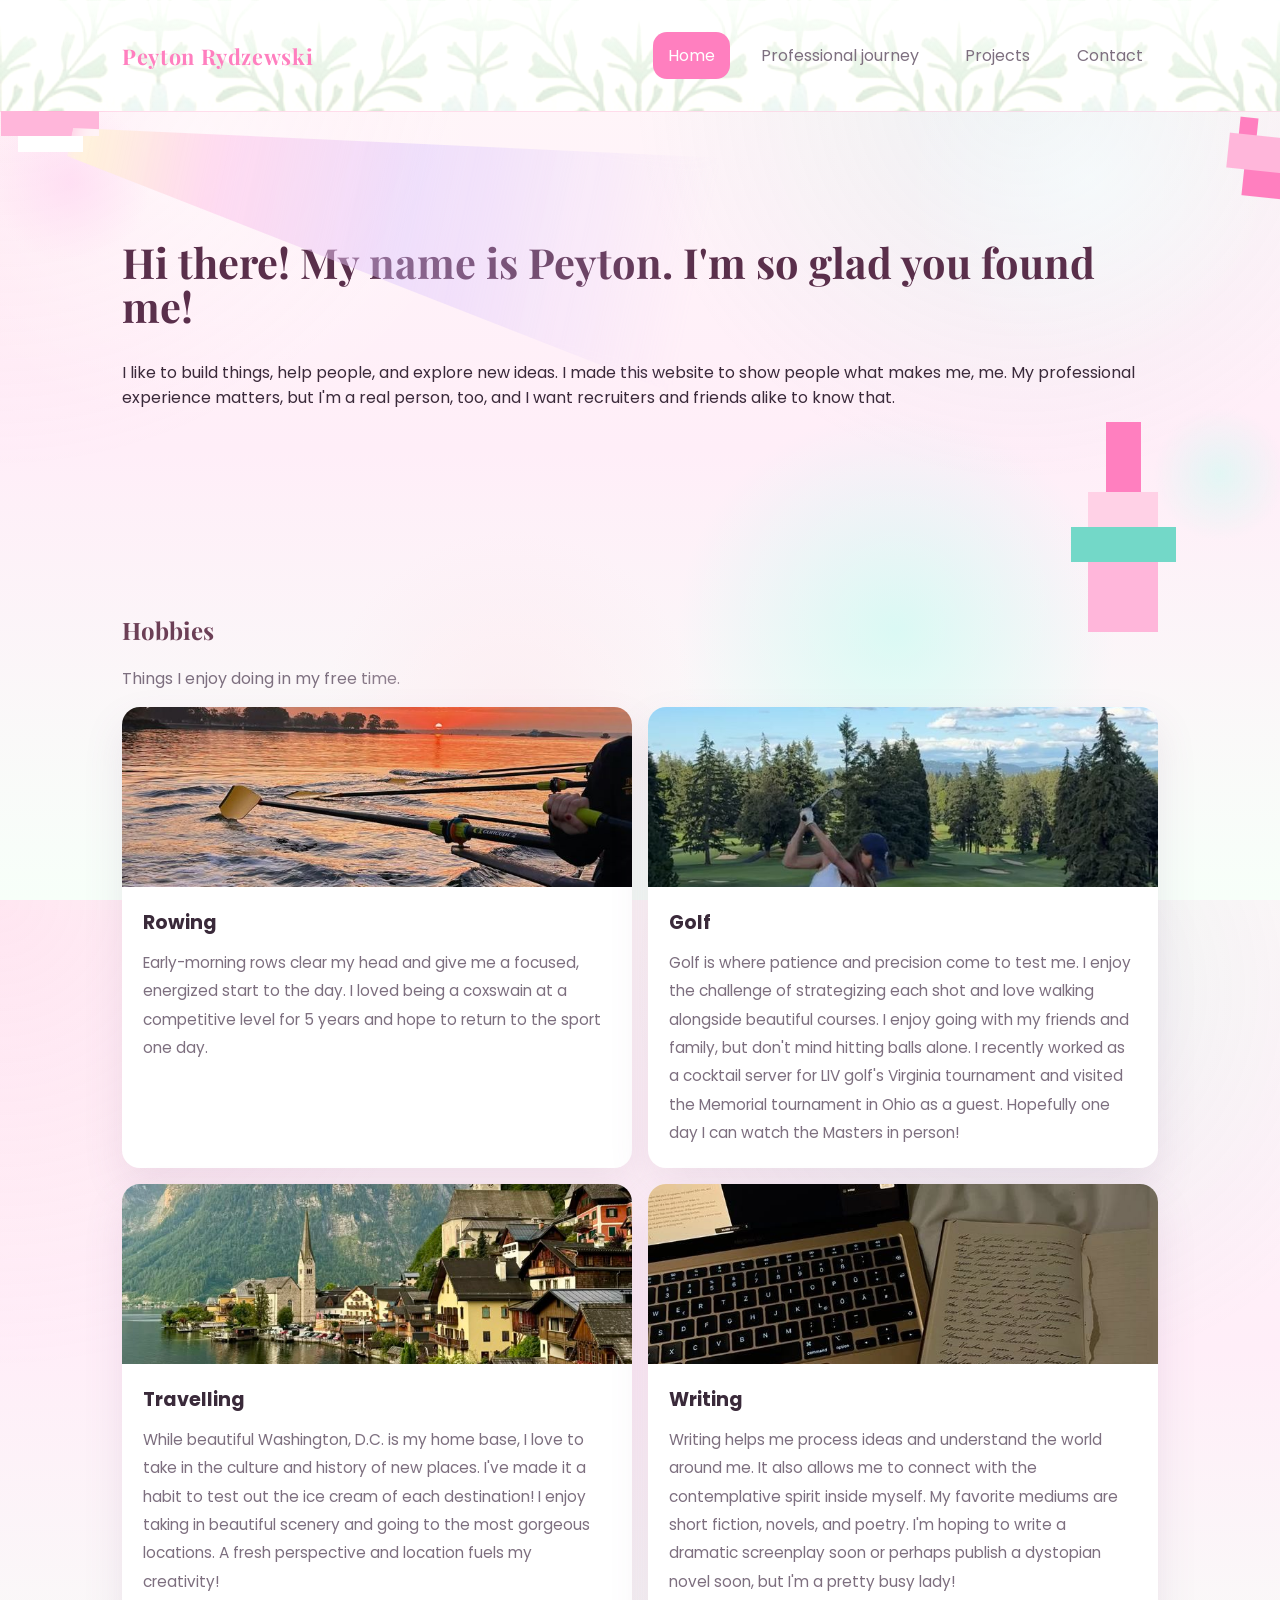
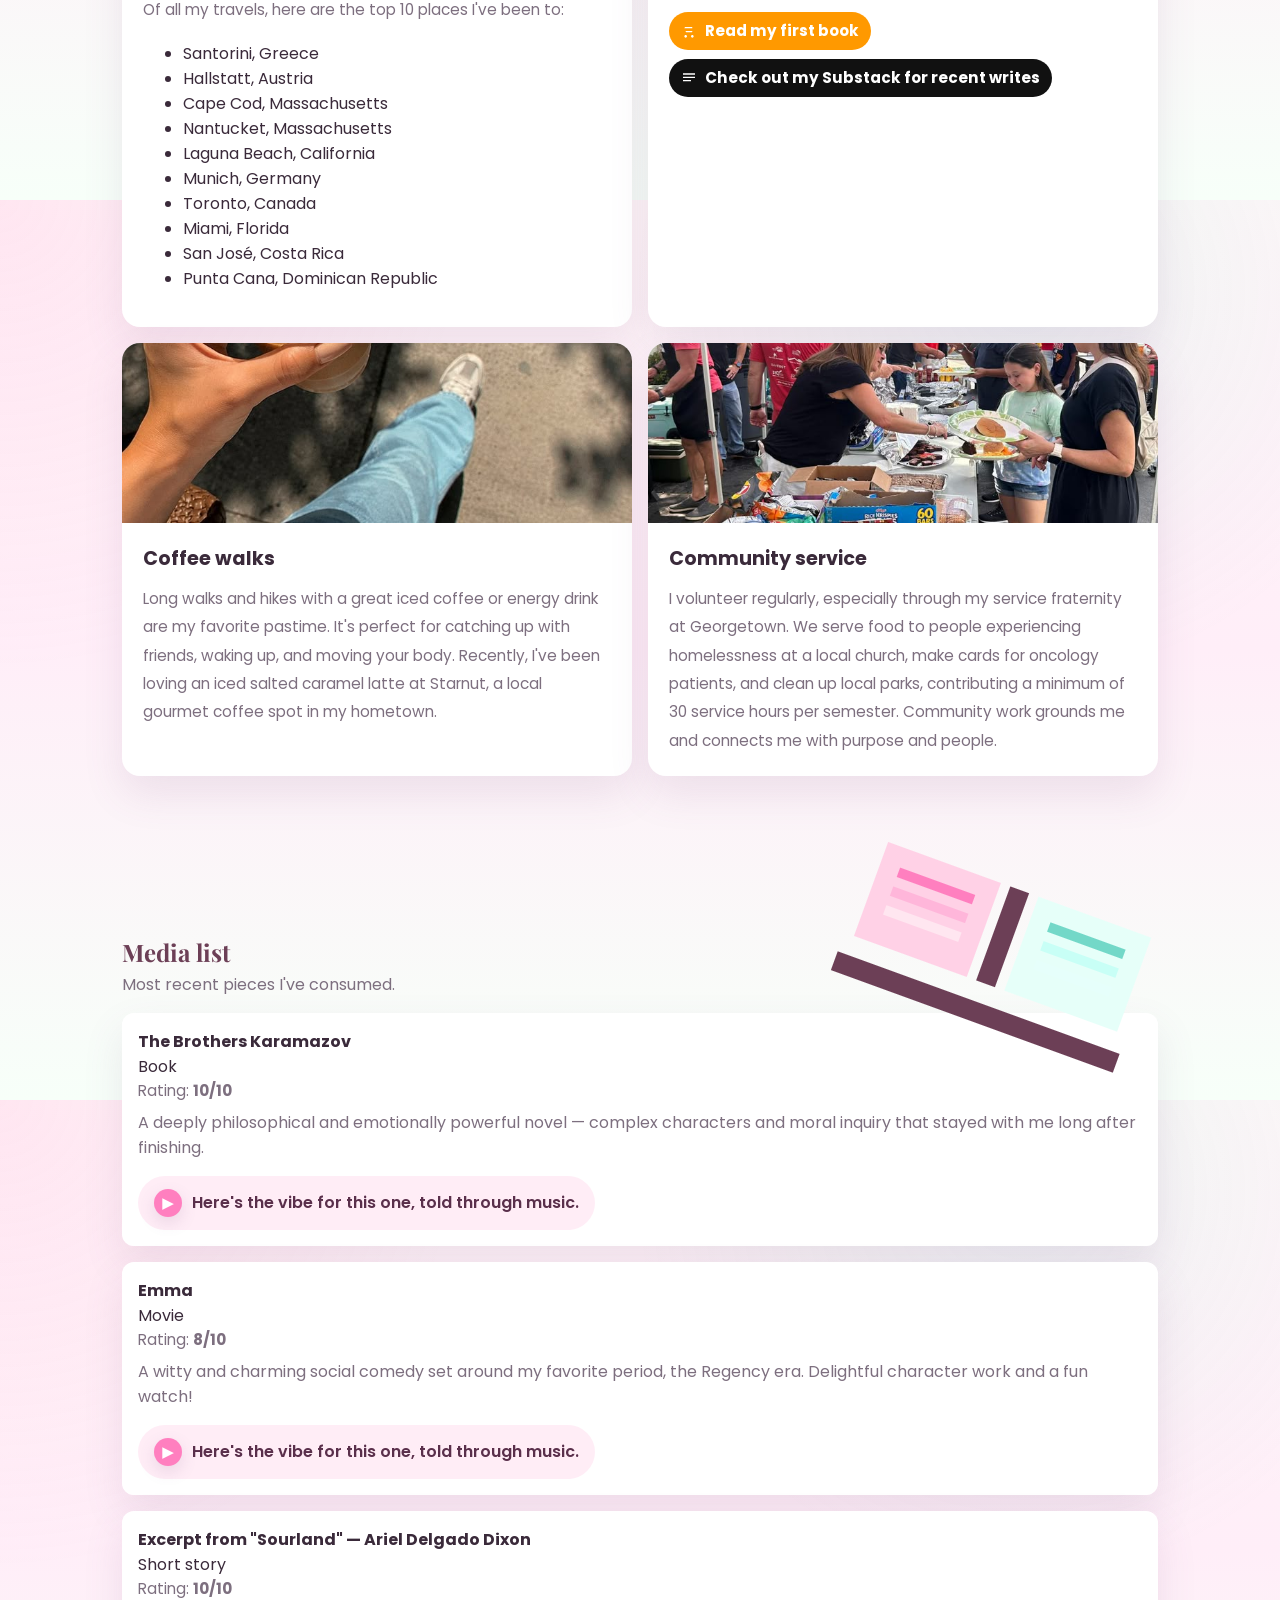
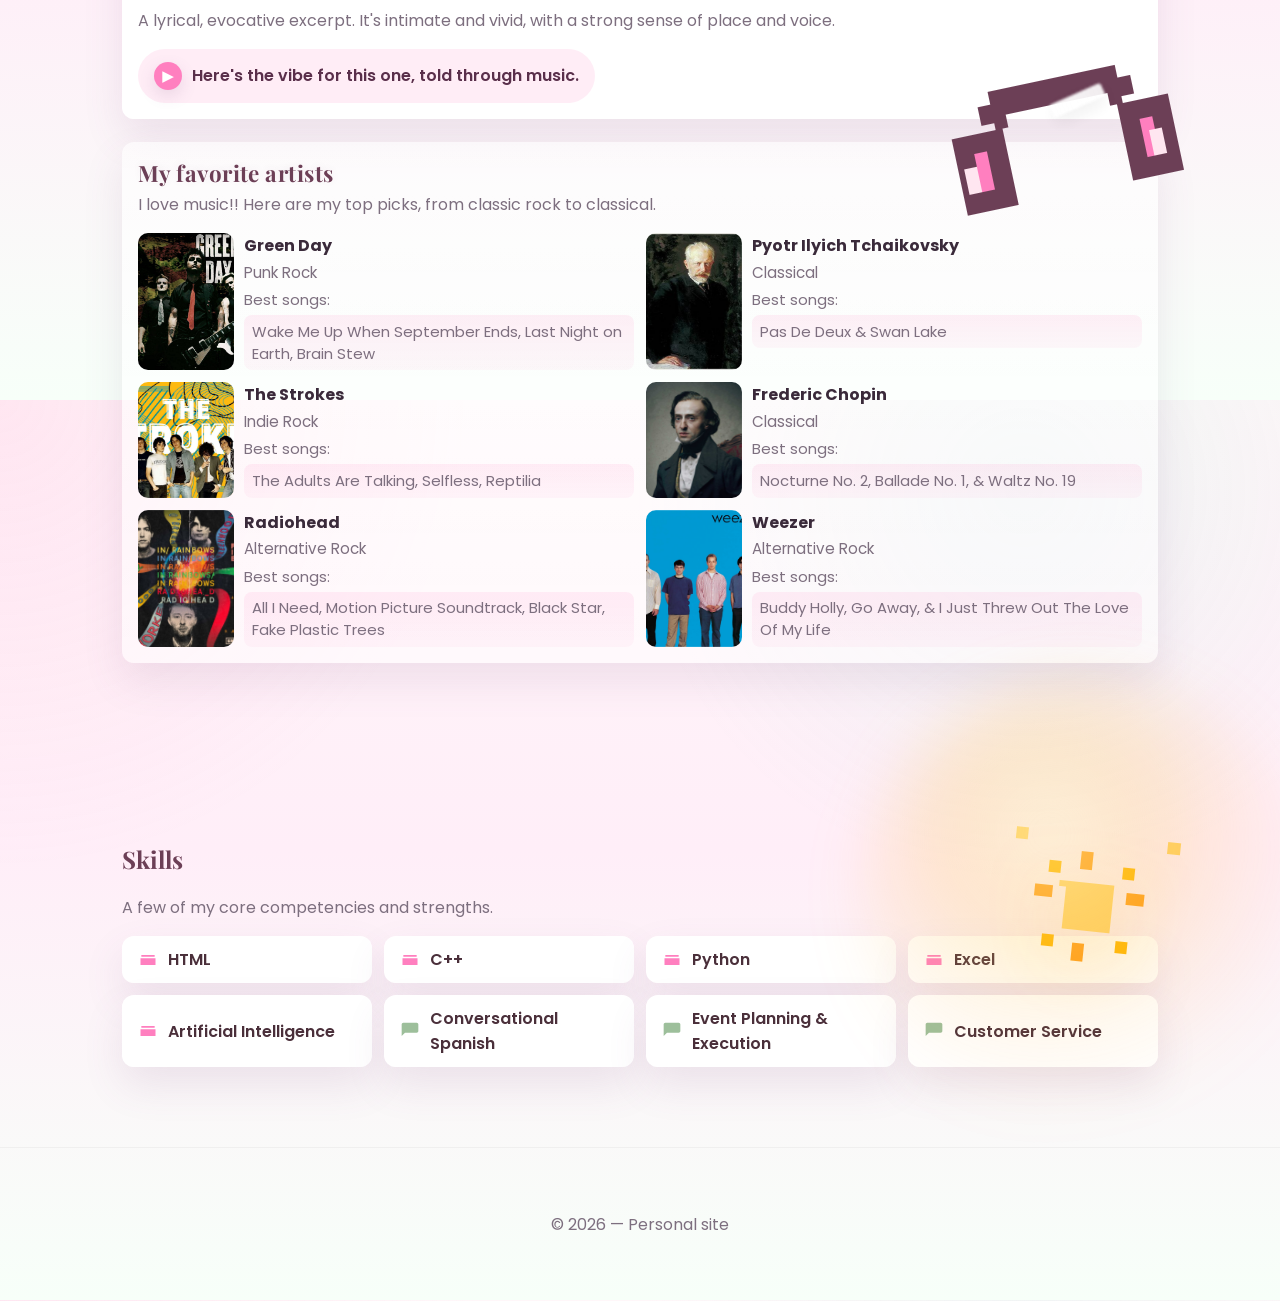
<file: index.html>
<!doctype html>
<html lang="en">
<head>
  <meta charset="utf-8" />
  <meta name="viewport" content="width=device-width,initial-scale=1" />
  <title>Peyton Rydzewski</title>
  <link rel="preconnect" href="https://fonts.googleapis.com">
  <link rel="preconnect" href="https://fonts.gstatic.com" crossorigin>
  <link href="https://fonts.googleapis.com/css2?family=Playfair+Display:wght@600;700&family=Poppins:wght@300;400;600&display=swap" rel="stylesheet">
  <link rel="stylesheet" href="styles.css" />
</head>
<body>
  <header class="site-header">
    <div class="container header-inner">
      <a class="brand" href="./index.html">Peyton Rydzewski</a>
      <button class="nav-toggle" aria-label="Open navigation" aria-expanded="false">
        <span class="nav-icon">☰</span>
        <span class="sr-only">Open navigation</span>
      </button>
      <nav class="nav" id="site-nav">
        <a href="./index.html">Home</a>
        <a href="./professional-journey.html">Professional journey</a>
        <a href="./projects.html">Projects</a>
        <a href="./contact.html">Contact</a>
      </nav>
    </div>
  </header>

  <main>
    <section class="hero">
      <div class="container">
          <div class="hero-sticker" aria-hidden>
            <svg viewBox="0 0 16 16" width="220" height="220" class="pixel-star" role="img" xmlns="http://www.w3.org/2000/svg"><g shape-rendering="crispEdges"><rect x="7" y="1" width="2" height="2" fill="#ff7fbf"/><rect x="6" y="3" width="4" height="2" fill="#ff7fbf"/><rect x="5" y="5" width="6" height="2" fill="#ffb6da"/><rect x="6" y="7" width="4" height="1" fill="#ffffff"/></g></svg>
          </div>
          <div class="hero-sticker-right" aria-hidden>
            <svg viewBox="0 0 16 16" width="120" height="120" class="pixel-heart" role="img" xmlns="http://www.w3.org/2000/svg"><g shape-rendering="crispEdges"><rect x="4" y="2" width="2" height="2" fill="#ff7fbf"/><rect x="10" y="2" width="2" height="2" fill="#ff7fbf"/><rect x="3" y="4" width="10" height="4" fill="#ffb6da"/><rect x="5" y="8" width="6" height="3" fill="#ff7fbf"/></g></svg>
          </div>
        <h1>Hi there! My name is Peyton. I'm so glad you found me!</h1>
        <p>I like to build things, help people, and explore new ideas. I made this website to show people what makes me, me. My professional experience matters, but I'm a real person, too, and I want recruiters and friends alike to know that.</p>
        <!-- right connector sticker to visually bridge hero and hobbies -->
        <div class="hero-connector-right" aria-hidden>
          <svg viewBox="0 0 16 16" width="160" height="160" class="pixel-connector" role="img" xmlns="http://www.w3.org/2000/svg"><g shape-rendering="crispEdges"><rect x="7" y="0" width="2" height="4" fill="#ff7fbf"/><rect x="6" y="4" width="4" height="2" fill="#ffd1e6"/><rect x="5" y="6" width="6" height="2" fill="#73d8c8"/><rect x="6" y="8" width="4" height="4" fill="#ffb6da"/></g></svg>
        </div>
      </div>
    </section>

    <section id="hobbies" class="panel">
      <div class="container">
        <h2>Hobbies</h2>
        <p class="panel-sub">Things I enjoy doing in my free time.</p>
        <div class="hobbies-grid">
          <article class="hobby-card">
            <img src="Images/Hobbies/Rowing 🚣🏻_♀️ 😍.jpg" alt="Rowing on water">
            <div class="card-body">
              <h3>Rowing</h3>
              <p>Early-morning rows clear my head and give me a focused, energized start to the day. I loved being a coxswain at a competitive level for 5 years and hope to return to the sport one day.</p>
            </div>
          </article>

          <article class="hobby-card">
            <img src="Images/Hobbies/golfing.jpg" alt="Golf course">
            <div class="card-body">
              <h3>Golf</h3>
              <p>Golf is where patience and precision come to test me. I enjoy the challenge of strategizing each shot and love walking alongside beautiful courses. I enjoy going with my friends and family, but don't mind hitting balls alone. I recently worked as a cocktail server for LIV golf's Virginia tournament and visited the Memorial tournament in Ohio as a guest. Hopefully one day I can watch the Masters in person!</p>
            </div>
          </article>

          <article class="hobby-card">
            <img src="Images/Hobbies/hallstatt.jpg" alt="Travel scene">
            <div class="card-body">
              <h3>Travelling</h3>
              <p>While beautiful Washington, D.C. is my home base, I love to take in the culture and history of new places. I've made it a habit to test out the ice cream of each destination! I enjoy taking in beautiful scenery and going to the most gorgeous locations. A fresh perspective and location fuels my creativity!</p>
              <p>Of all my travels, here are the top 10 places I've been to:</p>
              <ul>
                <li>Santorini, Greece</li>
                <li>Hallstatt, Austria</li>
                <li>Cape Cod, Massachusetts</li>
                <li>Nantucket, Massachusetts</li>
                <li>Laguna Beach, California</li>
                <li>Munich, Germany</li>
                <li>Toronto, Canada</li>
                <li>Miami, Florida</li>
                <li>San José, Costa Rica</li>
                <li>Punta Cana, Dominican Republic</li>
              </ul>
            </div>
          </article>

          <article class="hobby-card">
            <img src="Images/Hobbies/writing.jpg" alt="Writing with a notebook">
            <div class="card-body">
              <h3>Writing</h3>
              <p>Writing helps me process ideas and understand the world around me. It also allows me to connect with the contemplative spirit inside myself. My favorite mediums are short fiction, novels, and poetry. I'm hoping to write a dramatic screenplay soon or perhaps publish a dystopian novel soon, but I'm a pretty busy lady!</p>
              <div class="hobby-actions">
                <a class="btn-inline btn-amazon" href="https://www.amazon.com/Coxswains-Guide-Leadership-Adversity-Communication/dp/B0DFVVTH4S/ref=tmm_pap_swatch_0?_encoding=UTF8&dib_tag=se&dib=eyJ2IjoiMSJ9.[base64].eS18q9cesZsJBlltxUbnerazhHKVWHVCRROM2eZ73wI&qid=1787161257&sr=8-1" target="_blank" rel="noopener noreferrer">
                  <svg viewBox="0 0 24 24" aria-hidden="true" focusable="false"><path d="M7 18c-1.1 0-1.99.9-1.99 2S5.9 22 7 22s2-.9 2-2-.9-2-2-2zm10 0c-1.1 0-2 .9-2 2s.9 2 2 2 2-.9 2-2-.9-2-2-2zM7.82 14h8.45l1.1-2H6.53l1.29 2zM17 6H6l-1 2h12l-0.2-2z"/></svg>
                  Read my first book
                </a>

                <a class="btn-inline btn-substack" href="https://substack.com/@peypeyryd" target="_blank" rel="noopener noreferrer">
                  <svg viewBox="0 0 24 24" aria-hidden="true" focusable="false"><path d="M3 5h18v2H3zM3 10h18v2H3zM3 15h12v2H3z"/></svg>
                  Check out my Substack for recent writes
                </a>
              </div>
            </div>
          </article>

          <article class="hobby-card">
            <img src="Images/Hobbies/Iced coffee walk in NYC - denim and sneakers on a sunny sidewalk.jpg" alt="Coffee walk">
            <div class="card-body">
              <h3>Coffee walks</h3>
              <p>Long walks and hikes with a great iced coffee or energy drink are my favorite pastime. It's perfect for catching up with friends, waking up, and moving your body. Recently, I've been loving an iced salted caramel latte at Starnut, a local gourmet coffee spot in my hometown.</p>
            </div>
          </article>

          <article class="hobby-card">
            <img src="Images/Hobbies/volunteer stock image.jpg" alt="Community service scene">
            <div class="card-body">
              <h3>Community service</h3>
              <p>I volunteer regularly, especially through my service fraternity at Georgetown. We serve food to people experiencing homelessness at a local church, make cards for oncology patients, and clean up local parks, contributing a minimum of 30 service hours per semester. Community work grounds me and connects me with purpose and people.</p>
            </div>
          </article>
        </div>
      </div>
    </section>

    <section id="media" class="panel">
      <div class="container">
        <div class="media-heading-wrap">
          <h2>Media list</h2>
          <div class="media-sticker" aria-hidden>
            <!-- pixel open book, larger -->
            <svg viewBox="0 0 32 24" width="320" height="320" class="pixel-books" role="img" xmlns="http://www.w3.org/2000/svg"><g shape-rendering="crispEdges">
              <rect x="1" y="18" width="30" height="2" fill="#6c3f56"/>
              <!-- left page -->
              <rect x="2" y="6" width="12" height="10" fill="#ffd1e6"/>
              <rect x="4" y="8" width="8" height="1" fill="#ff7fbf"/>
              <rect x="4" y="10" width="8" height="1" fill="#ffb6da"/>
              <rect x="4" y="12" width="8" height="1" fill="#ffe6f0"/>
              <!-- right page -->
              <rect x="18" y="6" width="12" height="10" fill="#e6fff9"/>
              <rect x="20" y="8" width="8" height="1" fill="#73d8c8"/>
              <rect x="20" y="10" width="8" height="1" fill="#c8fff6"/>
              <rect x="20" y="12" width="8" height="1" fill="#e6fffb"/>
              <!-- center binding accent -->
              <rect x="15" y="6" width="2" height="10" fill="#6c3f56"/>
            </g></svg>
          </div>
        </div>
        <p class="panel-sub">Most recent pieces I've consumed.</p>
        <div class="media-panel">
          <ol class="media-list">
          <li>
            <div class="media-item">
              <div>
                <div class="media-title">The Brothers Karamazov</div>
                <div class="media-type">Book</div>
                <div class="media-meta">Rating: <strong>10/10</strong></div>
                <p class="media-comment">A deeply philosophical and emotionally powerful novel — complex characters and moral inquiry that stayed with me long after finishing.</p>
                <div class="media-play">
                  <a class="play-link" href="https://open.spotify.com/playlist/3NrtcQB55TPldc49nR8we9?si=_CXQXxH-STG7v20GtZ9jEQ&utm_source=copy-link&pi=FfhTHuuzQoy4S" target="_blank" rel="noreferrer noopener">
                    <span class="play-icon">▶</span>
                    <span>Here's the vibe for this one, told through music.</span>
                  </a>
                </div>
              </div>
            </div>
          </li>

          <li>
            <div class="media-item">
              <div>
                <div class="media-title">Emma</div>
                <div class="media-type">Movie</div>
                <div class="media-meta">Rating: <strong>8/10</strong></div>
                <p class="media-comment">A witty and charming social comedy set around my favorite period, the Regency era. Delightful character work and a fun watch!</p>
                <div class="media-play">
                  <a class="play-link" href="https://open.spotify.com/playlist/2PTssFDgWQaTCRD2SFjzN2?si=h22PqcSoQO25x09w2dKojw&utm_source=copy-link&pi=fneBVRTxROadl" target="_blank" rel="noreferrer noopener">
                    <span class="play-icon">▶</span>
                    <span>Here's the vibe for this one, told through music.</span>
                  </a>
                </div>
              </div>
            </div>
          </li>

          <li>
            <div class="media-item">
              <div>
                <div class="media-title">Excerpt from "Sourland" — Ariel Delgado Dixon</div>
                <div class="media-type">Short story</div>
                <div class="media-meta">Rating: <strong>10/10</strong></div>
                <p class="media-comment">A lyrical, evocative excerpt. It's intimate and vivid, with a strong sense of place and voice.</p>
                <div class="media-play">
                  <a class="play-link" href="https://open.spotify.com/album/2QVrJXsVZIgwNwOhtu31wd?si=MWw9lhpLQJy-5eHsG8TRIQ&utm_source=copy-link" target="_blank" rel="noreferrer noopener">
                    <span class="play-icon">▶</span>
                    <span>Here's the vibe for this one, told through music.</span>
                  </a>
                </div>
              </div>
            </div>
          </li>
          </ol>
        </div>
          <!-- Favorite artists -->
          <div class="favorite-artists">
            <div class="artist-sticker" aria-hidden>
              <!-- Custom transparent pixel headphones (no white background) -->
              <svg viewBox="0 0 40 40" width="260" height="260" class="pixel-headphones" role="img" xmlns="http://www.w3.org/2000/svg">
                <g shape-rendering="crispEdges">
                  <!-- band -->
                  <rect x="10" y="3" width="20" height="4" fill="#6c3f56" />
                  <rect x="8" y="5" width="2" height="3" fill="#6c3f56" />
                  <rect x="30" y="5" width="2" height="3" fill="#6c3f56" />

                  <!-- left earcup outer chunk -->
                  <rect x="3" y="9" width="8" height="12" fill="#6c3f56" />
                  <rect x="5" y="11" width="4" height="8" fill="#6c3f56" />
                  <rect x="6" y="12" width="2" height="6" fill="#ff7fbf" />
                  <rect x="4" y="14" width="2" height="4" fill="#ffe6f0" />

                  <!-- right earcup outer chunk -->
                  <rect x="29" y="9" width="8" height="12" fill="#6c3f56" />
                  <rect x="31" y="11" width="4" height="8" fill="#6c3f56" />
                  <rect x="32" y="12" width="2" height="6" fill="#ff7fbf" />
                  <rect x="33" y="14" width="2" height="4" fill="#ffe6f0" />

                  <!-- small connector pixels -->
                  <rect x="10" y="7" width="2" height="2" fill="#6c3f56" />
                  <rect x="28" y="7" width="2" height="2" fill="#6c3f56" />

                  <!-- accent pixels -->
                  <rect x="13" y="4" width="2" height="1" fill="#6c3f56" />
                  <rect x="25" y="4" width="2" height="1" fill="#6c3f56" />
                </g>
              </svg>
            </div>
            <h3 class="artists-title">My favorite artists</h3>
            <p class="panel-sub">I love music!! Here are my top picks, from classic rock to classical.</p>

            <ul class="artists-list">
              <li class="artist-card">
                <div class="artist-photo-wrap"><img src="Images/Fav Artists/green-day-pic.jpg" alt="Green Day" class="artist-photo"></div>
                <div class="artist-body">
                  <div class="artist-name">Green Day</div>
                  <div class="artist-genre">Punk Rock</div>
                  <label class="artist-best-label">Best songs:
                    <div class="artist-best static">Wake Me Up When September Ends, Last Night on Earth, Brain Stew</div>
                  </label>
                </div>
              </li>

              <li class="artist-card">
                <div class="artist-photo-wrap"><img src="Images/Fav Artists/tchaikovsky.jpg" alt="Pyotr Ilyich Tchaikovsky" class="artist-photo"></div>
                <div class="artist-body">
                  <div class="artist-name">Pyotr Ilyich Tchaikovsky</div>
                  <div class="artist-genre">Classical</div>
                  <label class="artist-best-label">Best songs:
                    <div class="artist-best static">Pas De Deux & Swan Lake</div>
                  </label>
                </div>
              </li>

              <li class="artist-card">
                <div class="artist-photo-wrap"><img src="Images/Fav Artists/the-strokes-pic.jpg" alt="The Strokes" class="artist-photo"></div>
                <div class="artist-body">
                  <div class="artist-name">The Strokes</div>
                  <div class="artist-genre">Indie Rock</div>
                  <label class="artist-best-label">Best songs:
                    <div class="artist-best static">The Adults Are Talking, Selfless, Reptilia</div>
                  </label>
                </div>
              </li>

              <li class="artist-card">
                <div class="artist-photo-wrap"><img src="Images/Fav Artists/chopin.jpg" alt="Frederic Chopin" class="artist-photo"></div>
                <div class="artist-body">
                  <div class="artist-name">Frederic Chopin</div>
                  <div class="artist-genre">Classical</div>
                  <label class="artist-best-label">Best songs:
                    <div class="artist-best static">Nocturne No. 2, Ballade No. 1, &amp; Waltz No. 19</div>
                  </label>
                </div>
              </li>

              <li class="artist-card">
                <div class="artist-photo-wrap"><img src="Images/Fav Artists/radiohead-in-rainbows.jpg" alt="Radiohead" class="artist-photo"></div>
                <div class="artist-body">
                  <div class="artist-name">Radiohead</div>
                  <div class="artist-genre">Alternative Rock</div>
                  <label class="artist-best-label">Best songs:
                    <div class="artist-best static">All I Need, Motion Picture Soundtrack, Black Star, Fake Plastic Trees</div>
                  </label>
                </div>
              </li>

              <li class="artist-card">
                <div class="artist-photo-wrap"><img src="Images/Fav Artists/weezer.jpg" alt="Weezer" class="artist-photo"></div>
                <div class="artist-body">
                  <div class="artist-name">Weezer</div>
                  <div class="artist-genre">Alternative Rock</div>
                  <label class="artist-best-label">Best songs:
                    <div class="artist-best static">Buddy Holly, Go Away, & I Just Threw Out The Love Of My Life</div>
                  </label>
                </div>
              </li>
            </ul>
          </div>
      </div>
    </section>

    <section id="skills" class="panel">
      <div class="container">
        <h2>Skills</h2>
        <div class="skills-sticker" aria-hidden>
          <svg viewBox="0 0 36 36" width="220" height="220" class="pixel-sun" role="img" xmlns="http://www.w3.org/2000/svg">
            <g shape-rendering="crispEdges">
              <!-- center sun -->
              <rect x="14" y="14" width="8" height="8" fill="#ffd166"/>
              <rect x="13" y="14" width="1" height="1" fill="#ffd166"/>
              <!-- rays -->
              <rect x="9" y="15" width="3" height="2" fill="#ff9f1c"/>
              <rect x="24" y="15" width="3" height="2" fill="#ff9f1c"/>
              <rect x="16" y="9" width="2" height="3" fill="#ff9f1c"/>
              <rect x="16" y="24" width="2" height="3" fill="#ff9f1c"/>
              <rect x="11" y="11" width="2" height="2" fill="#ffb703"/>
              <rect x="23" y="11" width="2" height="2" fill="#ffb703"/>
              <rect x="11" y="23" width="2" height="2" fill="#ffb703"/>
              <rect x="23" y="23" width="2" height="2" fill="#ffb703"/>
              <!-- decorative sparkles -->
              <rect x="5" y="6" width="2" height="2" fill="#ffd166"/>
              <rect x="30" y="6" width="2" height="2" fill="#ffd166"/>
            </g>
          </svg>
        </div>
        <p class="panel-sub">A few of my core competencies and strengths.</p>
        <div class="skills-grid">
          <span class="skill"><svg class="icon" viewBox="0 0 24 24" aria-hidden><path d="M4 6h16v2H4zM3 10h18v8H3z"/></svg> HTML</span>
          <span class="skill"><svg class="icon" viewBox="0 0 24 24" aria-hidden><path d="M4 6h16v2H4zM3 10h18v8H3z"/></svg> C++</span>
          <span class="skill"><svg class="icon" viewBox="0 0 24 24" aria-hidden><path d="M4 6h16v2H4zM3 10h18v8H3z"/></svg> Python</span>
          <span class="skill"><svg class="icon" viewBox="0 0 24 24" aria-hidden><path d="M4 6h16v2H4zM3 10h18v8H3z"/></svg> Excel</span>
          <span class="skill"><svg class="icon" viewBox="0 0 24 24" aria-hidden><path d="M4 6h16v2H4zM3 10h18v8H3z"/></svg> Artificial Intelligence</span>
          <span class="skill"><svg class="icon chat" viewBox="0 0 24 24" width="20" height="20" fill="#9dbf9b" aria-hidden><path d="M20 2H4c-1.1 0-2 .9-2 2v14l4-4h14c1.1 0 2-.9 2-2V4c0-1.1-.9-2-2-2z"/></svg> Conversational Spanish</span>
          <span class="skill"><svg class="icon chat" viewBox="0 0 24 24" width="20" height="20" fill="#9dbf9b" aria-hidden><path d="M20 2H4c-1.1 0-2 .9-2 2v14l4-4h14c1.1 0 2-.9 2-2V4c0-1.1-.9-2-2-2z"/></svg> Event Planning & Execution</span>
          <span class="skill"><svg class="icon chat" viewBox="0 0 24 24" width="20" height="20" fill="#9dbf9b" aria-hidden><path d="M20 2H4c-1.1 0-2 .9-2 2v14l4-4h14c1.1 0 2-.9 2-2V4c0-1.1-.9-2-2-2z"/></svg> Customer Service</span>
        </div>
      </div>
    </section>
    
  </main>

  <footer class="site-footer">
    <div class="container">© <span id="year"></span> — Personal site</div>
  </footer>

  <script src="script.js"></script>
</body>
</html>
</file>
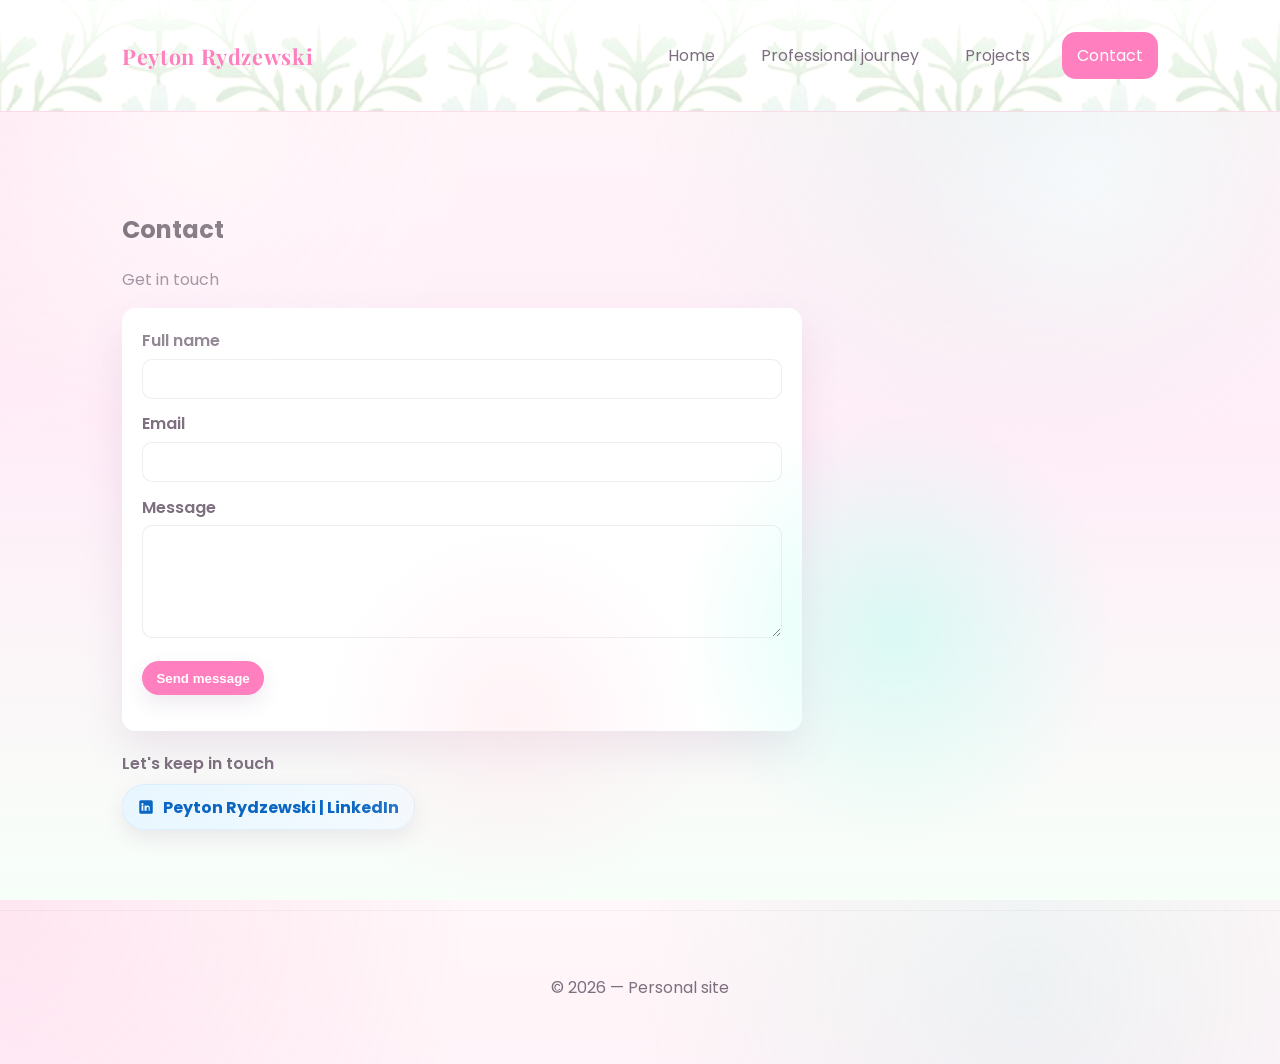
<file: contact.html>
<!doctype html>
<html lang="en">
<head>
  <meta charset="utf-8" />
  <meta name="viewport" content="width=device-width,initial-scale=1" />
  <title>Contact — Peyton Rydzewski</title>
  <link rel="preconnect" href="https://fonts.googleapis.com">
  <link rel="preconnect" href="https://fonts.gstatic.com" crossorigin>
  <link href="https://fonts.googleapis.com/css2?family=Playfair+Display:wght@600;700&family=Poppins:wght@300;400;600&display=swap" rel="stylesheet">
  <link rel="stylesheet" href="styles.css" />
</head>
<body>
  <header class="site-header">
    <div class="container header-inner">
      <a class="brand" href="./index.html">Peyton Rydzewski</a>
      <button class="nav-toggle" aria-label="Open navigation" aria-expanded="false">
        <span class="nav-icon">☰</span>
        <span class="sr-only">Open navigation</span>
      </button>
      <nav class="nav" id="site-nav">
        <a href="./index.html">Home</a>
        <a href="./professional-journey.html">Professional journey</a>
        <a href="./projects.html">Projects</a>
        <a href="./contact.html">Contact</a>
      </nav>
    </div>
  </header>

  <main>
    <section class="panel">
      <div class="container">
        <h1>Contact</h1>
        <p class="panel-sub">Get in touch</p>

        <form id="contact-form" class="contact-form" method="POST" action="https://formspree.io/f/mgawzkog">
          <label>Full name
            <input type="text" name="name" required />
          </label>

          <label>Email
            <input type="email" name="email" required />
          </label>

          <label>Message
            <textarea name="message" rows="5" required></textarea>
          </label>

          <div class="form-actions">
            <button type="submit" class="btn">Send message</button>
          </div>

          <div id="form-result" aria-live="polite" style="margin-top:1rem"></div>

        </form>
        <div class="contact-follow" style="margin-top:1.25rem">
          <p class="follow-text" style="margin:0 0 .5rem;font-weight:600;color:var(--muted)">Let's keep in touch</p>
          <a class="btn btn-linkedin" href="https://www.linkedin.com/in/peyton-rydzewski-04720527b/" target="_blank" rel="noopener noreferrer">
            <svg xmlns="http://www.w3.org/2000/svg" viewBox="0 0 24 24" width="18" height="18" aria-hidden><path fill="#0A66C2" d="M19 3H5a2 2 0 00-2 2v14a2 2 0 002 2h14a2 2 0 002-2V5a2 2 0 00-2-2zM8.5 17H6v-7h2.5v7zM7.25 9.7A1.45 1.45 0 117.25 6.8a1.45 1.45 0 010 2.9zM18 17h-2.5v-3.5c0-.9-.4-1.5-1.3-1.5-.7 0-1.1.5-1.3 1V17H10v-7h2.4v1c.3-.5.9-1.1 2-1.1 1.6 0 2.6 1 2.6 3V17z"/></svg>
            Peyton Rydzewski | LinkedIn
          </a>
        </div>
      </div>
    </section>
  </main>

  <footer class="site-footer">
    <div class="container">© <span id="year"></span> — Personal site</div>
  </footer>

  <script src="script.js"></script>
</body>
</html>
</file>
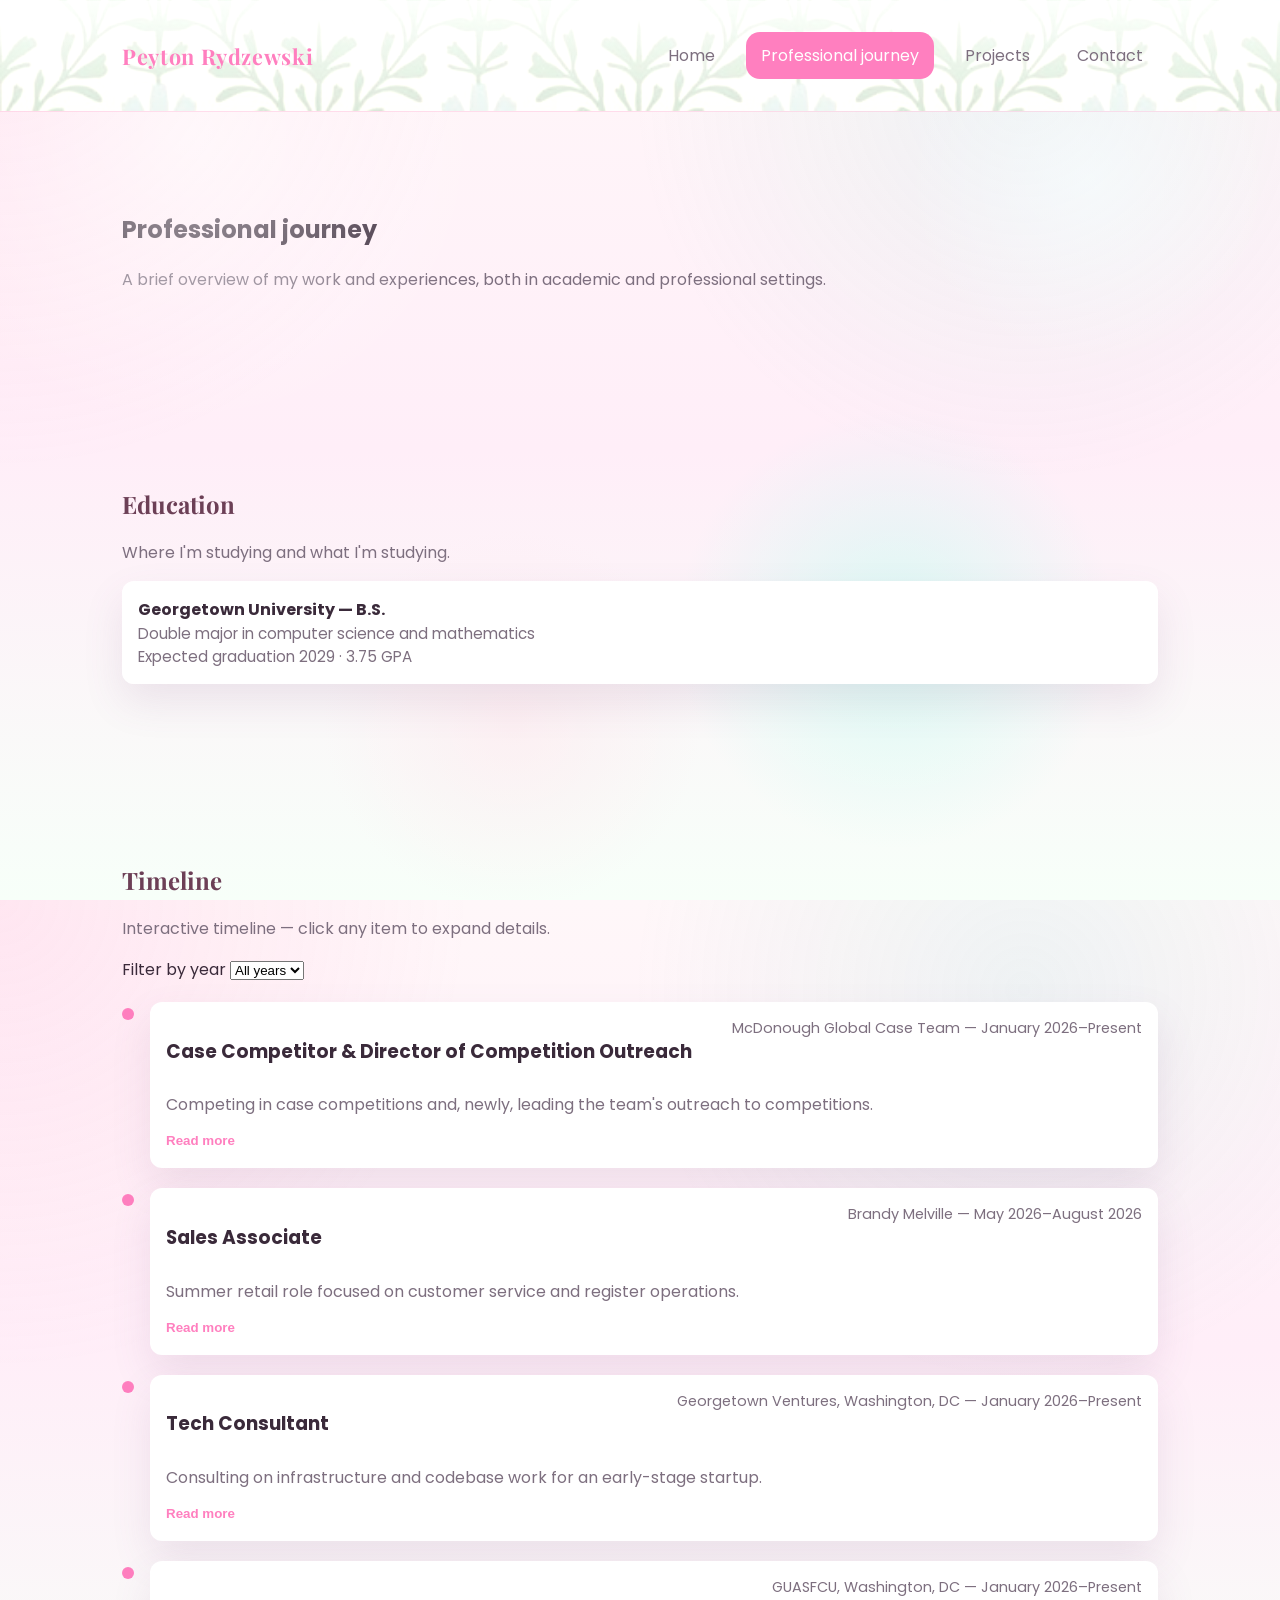
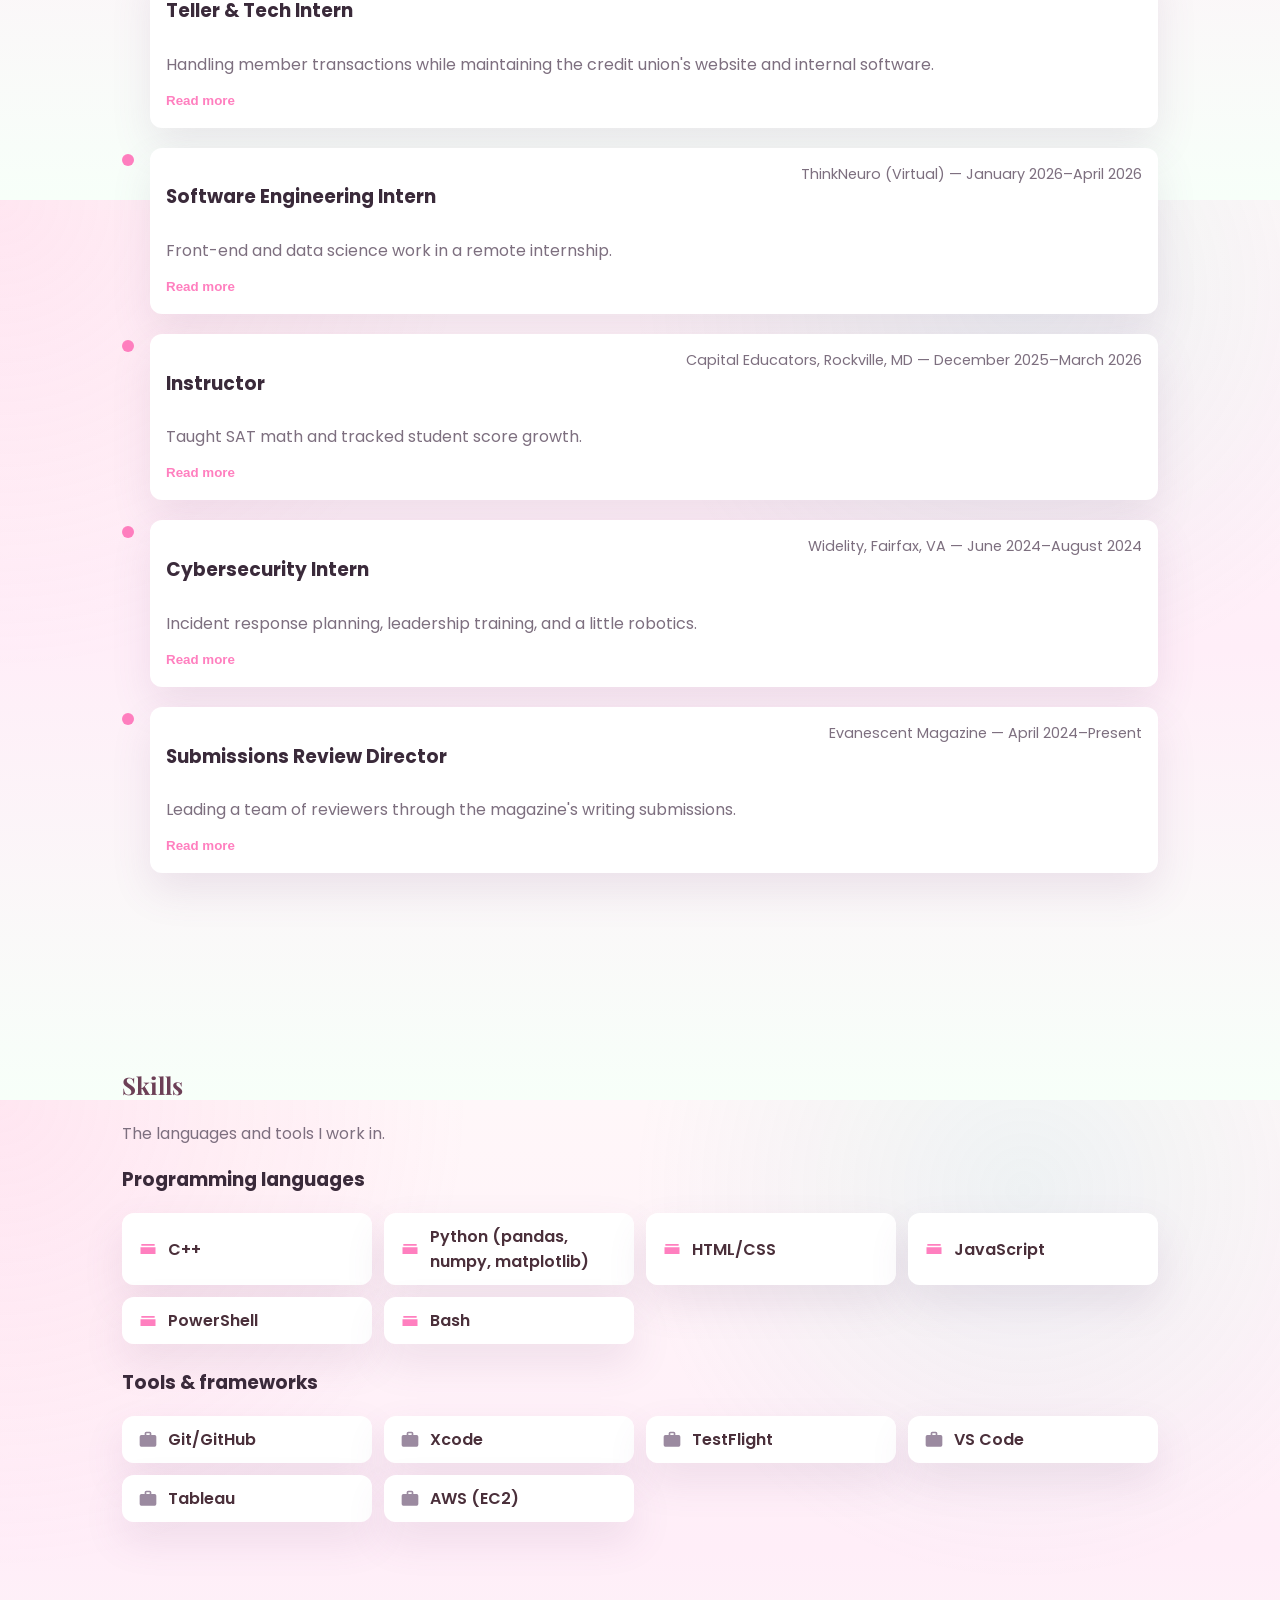
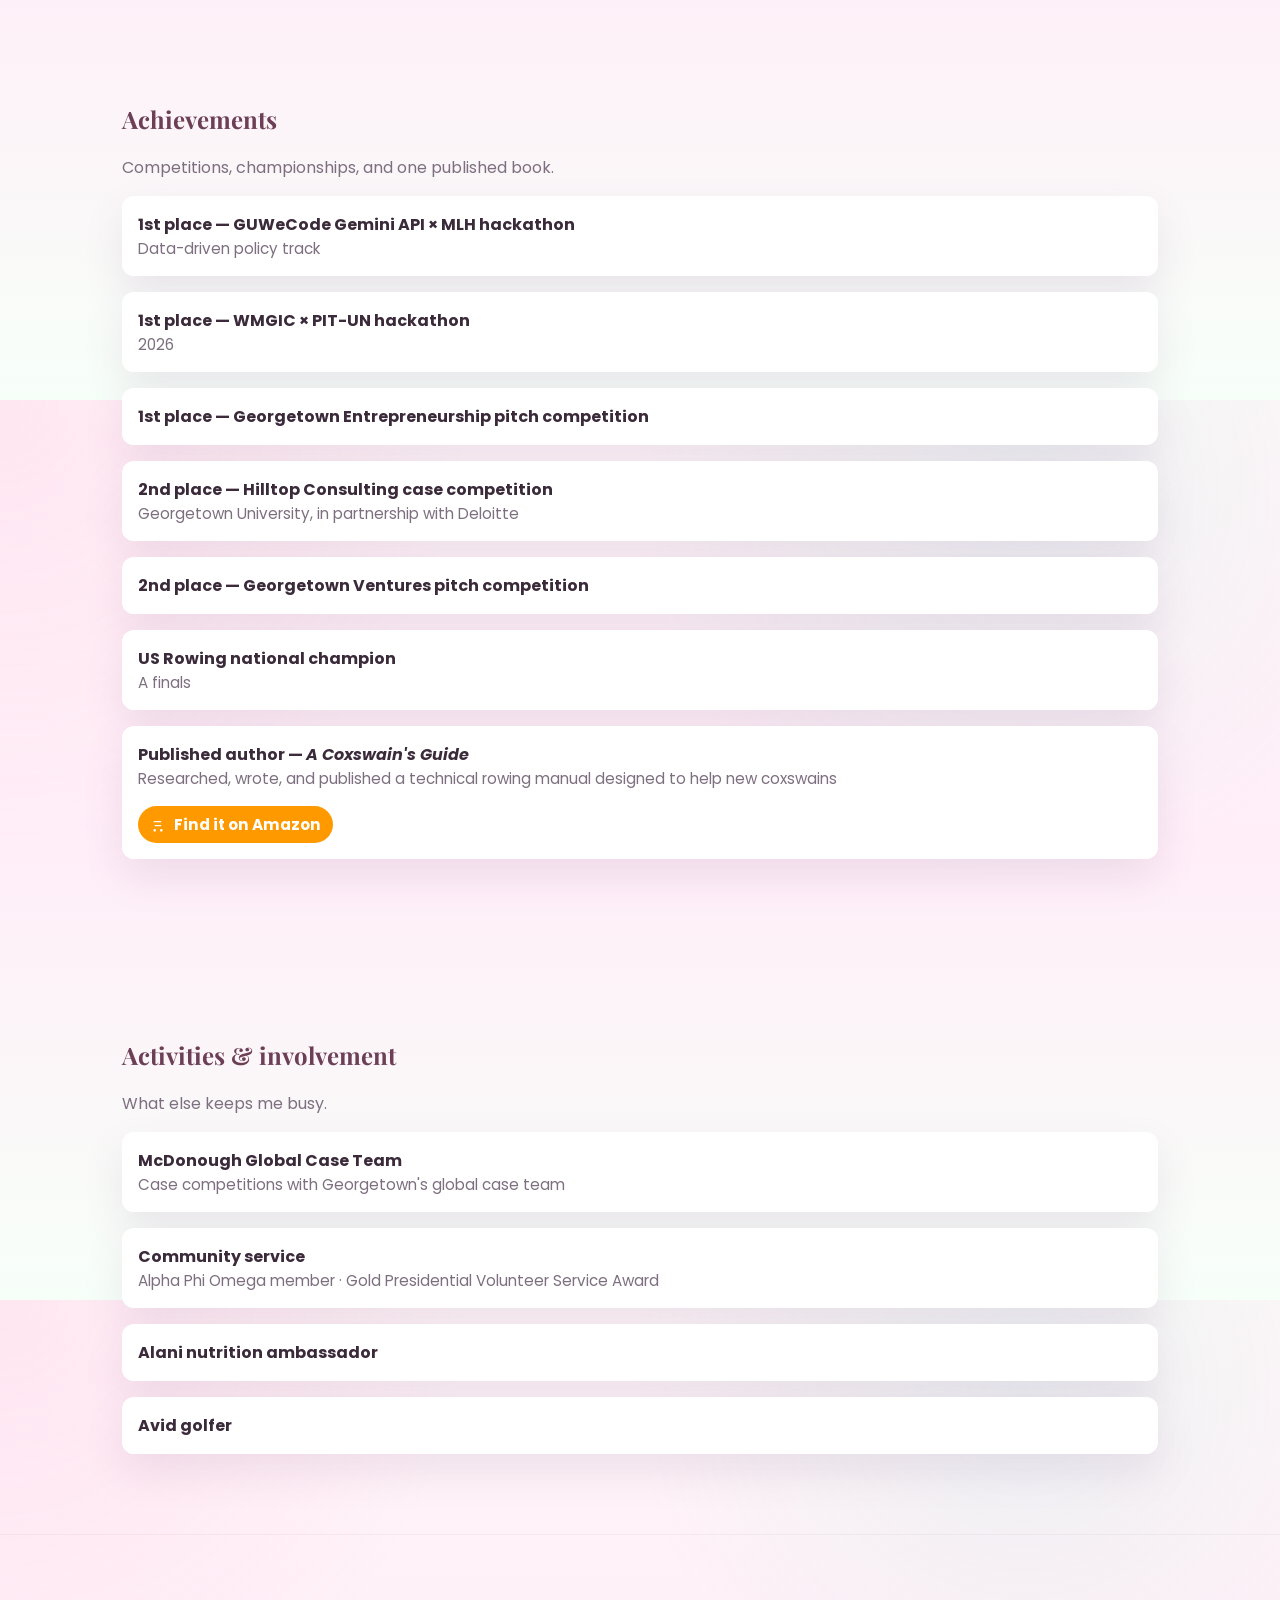
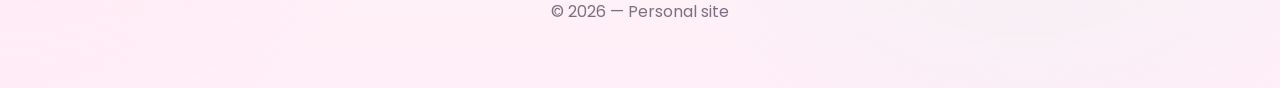
<file: professional-journey.html>
<!doctype html>
<html lang="en">
<head>
  <meta charset="utf-8" />
  <meta name="viewport" content="width=device-width,initial-scale=1" />
  <title>Professional journey — Peyton Rydzewski</title>
  <link rel="preconnect" href="https://fonts.googleapis.com">
  <link rel="preconnect" href="https://fonts.gstatic.com" crossorigin>
  <link href="https://fonts.googleapis.com/css2?family=Playfair+Display:wght@600;700&family=Poppins:wght@300;400;600&display=swap" rel="stylesheet">
  <link rel="stylesheet" href="styles.css" />
</head>
<body>
  <header class="site-header">
    <div class="container header-inner">
      <a class="brand" href="./index.html">Peyton Rydzewski</a>
      <button class="nav-toggle" aria-label="Open navigation" aria-expanded="false">
        <span class="nav-icon">☰</span>
        <span class="sr-only">Open navigation</span>
      </button>
      <nav class="nav" id="site-nav">
        <a href="./index.html">Home</a>
        <a href="./professional-journey.html">Professional journey</a>
        <a href="./projects.html">Projects</a>
        <a href="./contact.html">Contact</a>
      </nav>
    </div>
  </header>

  <main>
    <section class="panel">
      <div class="container">
        <h1>Professional journey</h1>
        <p class="panel-sub">A brief overview of my work and experiences, both in academic and professional settings.</p>
      </div>
    </section>

    <section id="education" class="panel">
      <div class="container">
        <h2>Education</h2>
        <p class="panel-sub">Where I'm studying and what I'm studying.</p>
        <ul class="media-list">
          <li class="media-item">
            <div>
              <div class="media-title">Georgetown University — B.S.</div>
              <div class="media-meta">Double major in computer science and mathematics</div>
              <div class="media-meta">Expected graduation 2029 · 3.75 GPA</div>
            </div>
          </li>
        </ul>
      </div>
    </section>

      <section id="timeline" class="panel timeline-panel">
        <div class="container">
          <h2>Timeline</h2>
          <p class="panel-sub">Interactive timeline — click any item to expand details.</p>

          <div class="timeline-controls" aria-hidden="false">
            <label for="timeline-filter" class="sr-only">Filter by year</label>
            <select id="timeline-filter" aria-label="Filter timeline by year">
              <option value="all">All years</option>
              <option value="2026">2026</option>
              <option value="2025">2025</option>
              <option value="2024">2024</option>
            </select>
          </div>

          <ol class="timeline" role="list">
            <li class="timeline-item" data-year="2026">
              <div class="timeline-dot" aria-hidden="true"></div>
              <div class="timeline-card">
                <div class="timeline-header">
                  <h3>Case Competitor &amp; Director of Competition Outreach</h3>
                  <div class="timeline-meta">McDonough Global Case Team — January 2026–Present</div>
                </div>
                <p class="timeline-excerpt">Competing in case competitions and, newly, leading the team's outreach to competitions.</p>
                <button class="timeline-toggle" aria-expanded="false">Read more</button>
                <div class="timeline-details" hidden>
                  <ul>
                    <li>Compete as a case competitor on Georgetown's McDonough Global Case Team, working through business cases under time pressure and presenting recommendations to judging panels.</li>
                    <li>Recently accepted the role of Director of Competition Outreach, responsible for finding and building relationships with competitions for the team to enter.</li>
                  </ul>
                </div>
              </div>
            </li>

            <li class="timeline-item" data-year="2026">
              <div class="timeline-dot" aria-hidden="true"></div>
              <div class="timeline-card">
                <div class="timeline-header">
                  <h3>Sales Associate</h3>
                  <div class="timeline-meta">Brandy Melville — May 2026–August 2026</div>
                </div>
                <p class="timeline-excerpt">Summer retail role focused on customer service and register operations.</p>
                <button class="timeline-toggle" aria-expanded="false">Read more</button>
                <div class="timeline-details" hidden>
                  <ul>
                    <li>Practiced customer service on a busy sales floor, helping shoppers find what they were looking for and keeping the store experience welcoming.</li>
                    <li>Managed $4,000+ in cash register transactions, handling payments accurately and balancing the drawer at the end of shifts.</li>
                  </ul>
                </div>
              </div>
            </li>

            <li class="timeline-item" data-year="2026">
              <div class="timeline-dot" aria-hidden="true"></div>
              <div class="timeline-card">
                <div class="timeline-header">
                  <h3>Tech Consultant</h3>
                  <div class="timeline-meta">Georgetown Ventures, Washington, DC — January 2026–Present</div>
                </div>
                <p class="timeline-excerpt">Consulting on infrastructure and codebase work for an early-stage startup.</p>
                <button class="timeline-toggle" aria-expanded="false">Read more</button>
                <div class="timeline-details" hidden>
                  <ul>
                    <li>Utilized the AWS console to set up and deploy an EC2 server.</li>
                    <li>Pushed 20+ commits to an early-stage startup's GitHub codebase, debugging and optimizing API endpoints to improve response times by 30%.</li>
                    <li>Contributed to weekly code reviews and team meetings.</li>
                  </ul>
                </div>
              </div>
            </li>

            <li class="timeline-item" data-year="2026">
              <div class="timeline-dot" aria-hidden="true"></div>
              <div class="timeline-card">
                <div class="timeline-header">
                  <h3>Teller &amp; Tech Intern</h3>
                  <div class="timeline-meta">GUASFCU, Washington, DC — January 2026–Present</div>
                </div>
                <p class="timeline-excerpt">Handling member transactions while maintaining the credit union's website and internal software.</p>
                <button class="timeline-toggle" aria-expanded="false">Read more</button>
                <div class="timeline-details" hidden>
                  <ul>
                    <li>Processed deposits, withdrawals, and transfers across 50+ weekly transactions totaling $15,000+.</li>
                    <li>Added buttons, pages, images, and videos to the official website and improved overall site functionality.</li>
                    <li>Troubleshot employee issues with the financial institution software, keeping company systems in order.</li>
                  </ul>
                </div>
              </div>
            </li>

            <li class="timeline-item" data-year="2026">
              <div class="timeline-dot" aria-hidden="true"></div>
              <div class="timeline-card">
                <div class="timeline-header">
                  <h3>Software Engineering Intern</h3>
                  <div class="timeline-meta">ThinkNeuro (Virtual) — January 2026–April 2026</div>
                </div>
                <p class="timeline-excerpt">Front-end and data science work in a remote internship.</p>
                <button class="timeline-toggle" aria-expanded="false">Read more</button>
                <div class="timeline-details" hidden>
                  <ul>
                    <li>Built a personal website showcasing my professional skills and recreational interests using HTML/CSS.</li>
                    <li>Worked on a collaborative data science project using GitHub, Jupyter notebooks, and scikit-learn.</li>
                  </ul>
                </div>
              </div>
            </li>

            <li class="timeline-item" data-year="2025 2026">
              <div class="timeline-dot" aria-hidden="true"></div>
              <div class="timeline-card">
                <div class="timeline-header">
                  <h3>Instructor</h3>
                  <div class="timeline-meta">Capital Educators, Rockville, MD — December 2025–March 2026</div>
                </div>
                <p class="timeline-excerpt">Taught SAT math and tracked student score growth.</p>
                <button class="timeline-toggle" aria-expanded="false">Read more</button>
                <div class="timeline-details" hidden>
                  <ul>
                    <li>Prepared personalized lesson material and taught SAT math content to 20 students per week.</li>
                    <li>Implemented teaching strategies from weekly trainings, achieving average student score increases of 50 points biweekly.</li>
                  </ul>
                </div>
              </div>
            </li>

            <li class="timeline-item" data-year="2024">
              <div class="timeline-dot" aria-hidden="true"></div>
              <div class="timeline-card">
                <div class="timeline-header">
                  <h3>Cybersecurity Intern</h3>
                  <div class="timeline-meta">Widelity, Fairfax, VA — June 2024–August 2024</div>
                </div>
                <p class="timeline-excerpt">Incident response planning, leadership training, and a little robotics.</p>
                <button class="timeline-toggle" aria-expanded="false">Read more</button>
                <div class="timeline-details" hidden>
                  <ul>
                    <li>Researched and developed a cybersecurity incident response plan following NIST 800-171 r3 and CMMC Level 2.</li>
                    <li>Created and executed a cybersecurity tabletop exercise and training for Widelity leadership.</li>
                    <li>Constructed and programmed a Parallax Cyber:bot robot using Python.</li>
                  </ul>
                </div>
              </div>
            </li>

            <li class="timeline-item" data-year="2024 2025 2026">
              <div class="timeline-dot" aria-hidden="true"></div>
              <div class="timeline-card">
                <div class="timeline-header">
                  <h3>Submissions Review Director</h3>
                  <div class="timeline-meta">Evanescent Magazine — April 2024–Present</div>
                </div>
                <p class="timeline-excerpt">Leading a team of reviewers through the magazine's writing submissions.</p>
                <button class="timeline-toggle" aria-expanded="false">Read more</button>
                <div class="timeline-details" hidden>
                  <ul>
                    <li>Manage a team of writing submission reviewers.</li>
                    <li>Oversee the spreadsheets that organize and track incoming submissions.</li>
                    <li>Evaluate writing for clarity and style.</li>
                  </ul>
                </div>
              </div>
            </li>

            <!-- Template for additional roles — copy this block, fill it in, and add the
                 matching year to the #timeline-filter select above. data-year accepts
                 multiple space-separated years for roles that span more than one.
            <li class="timeline-item" data-year="YYYY">
              <div class="timeline-dot" aria-hidden="true"></div>
              <div class="timeline-card">
                <div class="timeline-header">
                  <h3>Role title</h3>
                  <div class="timeline-meta">Organization — Month YYYY–Month YYYY</div>
                </div>
                <p class="timeline-excerpt">One-line summary shown before expanding.</p>
                <button class="timeline-toggle" aria-expanded="false">Read more</button>
                <div class="timeline-details" hidden>
                  <ul>
                    <li>Responsibilities, skills practiced, measurable results.</li>
                  </ul>
                </div>
              </div>
            </li>
            -->
          </ol>
        </div>
      </section>

    <section id="skills" class="panel">
      <div class="container">
        <h2>Skills</h2>
        <p class="panel-sub">The languages and tools I work in.</p>

        <h3>Programming languages</h3>
        <div class="skills-grid">
          <span class="skill"><svg class="icon" viewBox="0 0 24 24" aria-hidden><path d="M4 6h16v2H4zM3 10h18v8H3z"/></svg> C++</span>
          <span class="skill"><svg class="icon" viewBox="0 0 24 24" aria-hidden><path d="M4 6h16v2H4zM3 10h18v8H3z"/></svg> Python (pandas, numpy, matplotlib)</span>
          <span class="skill"><svg class="icon" viewBox="0 0 24 24" aria-hidden><path d="M4 6h16v2H4zM3 10h18v8H3z"/></svg> HTML/CSS</span>
          <span class="skill"><svg class="icon" viewBox="0 0 24 24" aria-hidden><path d="M4 6h16v2H4zM3 10h18v8H3z"/></svg> JavaScript</span>
          <span class="skill"><svg class="icon" viewBox="0 0 24 24" aria-hidden><path d="M4 6h16v2H4zM3 10h18v8H3z"/></svg> PowerShell</span>
          <span class="skill"><svg class="icon" viewBox="0 0 24 24" aria-hidden><path d="M4 6h16v2H4zM3 10h18v8H3z"/></svg> Bash</span>
        </div>

        <h3 style="margin-top:1.5rem">Tools &amp; frameworks</h3>
        <div class="skills-grid">
          <span class="skill"><svg class="icon briefcase" viewBox="0 0 24 24" aria-hidden><path d="M10 2h4a2 2 0 012 2v2h4a2 2 0 012 2v10a2 2 0 01-2 2H4a2 2 0 01-2-2V8a2 2 0 012-2h4V4a2 2 0 012-2zm0 4h4V4h-4z"/></svg> Git/GitHub</span>
          <span class="skill"><svg class="icon briefcase" viewBox="0 0 24 24" aria-hidden><path d="M10 2h4a2 2 0 012 2v2h4a2 2 0 012 2v10a2 2 0 01-2 2H4a2 2 0 01-2-2V8a2 2 0 012-2h4V4a2 2 0 012-2zm0 4h4V4h-4z"/></svg> Xcode</span>
          <span class="skill"><svg class="icon briefcase" viewBox="0 0 24 24" aria-hidden><path d="M10 2h4a2 2 0 012 2v2h4a2 2 0 012 2v10a2 2 0 01-2 2H4a2 2 0 01-2-2V8a2 2 0 012-2h4V4a2 2 0 012-2zm0 4h4V4h-4z"/></svg> TestFlight</span>
          <span class="skill"><svg class="icon briefcase" viewBox="0 0 24 24" aria-hidden><path d="M10 2h4a2 2 0 012 2v2h4a2 2 0 012 2v10a2 2 0 01-2 2H4a2 2 0 01-2-2V8a2 2 0 012-2h4V4a2 2 0 012-2zm0 4h4V4h-4z"/></svg> VS Code</span>
          <span class="skill"><svg class="icon briefcase" viewBox="0 0 24 24" aria-hidden><path d="M10 2h4a2 2 0 012 2v2h4a2 2 0 012 2v10a2 2 0 01-2 2H4a2 2 0 01-2-2V8a2 2 0 012-2h4V4a2 2 0 012-2zm0 4h4V4h-4z"/></svg> Tableau</span>
          <span class="skill"><svg class="icon briefcase" viewBox="0 0 24 24" aria-hidden><path d="M10 2h4a2 2 0 012 2v2h4a2 2 0 012 2v10a2 2 0 01-2 2H4a2 2 0 01-2-2V8a2 2 0 012-2h4V4a2 2 0 012-2zm0 4h4V4h-4z"/></svg> AWS (EC2)</span>
        </div>
      </div>
    </section>

    <section id="achievements" class="panel">
      <div class="container">
        <h2>Achievements</h2>
        <p class="panel-sub">Competitions, championships, and one published book.</p>
        <ul class="media-list">
          <li class="media-item">
            <div>
              <div class="media-title">1st place — GUWeCode Gemini API × MLH hackathon</div>
              <div class="media-meta">Data-driven policy track</div>
            </div>
          </li>
          <li class="media-item">
            <div>
              <div class="media-title">1st place — WMGIC × PIT-UN hackathon</div>
              <div class="media-meta">2026</div>
            </div>
          </li>
          <li class="media-item">
            <div>
              <div class="media-title">1st place — Georgetown Entrepreneurship pitch competition</div>
            </div>
          </li>
          <li class="media-item">
            <div>
              <div class="media-title">2nd place — Hilltop Consulting case competition</div>
              <div class="media-meta">Georgetown University, in partnership with Deloitte</div>
            </div>
          </li>
          <li class="media-item">
            <div>
              <div class="media-title">2nd place — Georgetown Ventures pitch competition</div>
            </div>
          </li>
          <li class="media-item">
            <div>
              <div class="media-title">US Rowing national champion</div>
              <div class="media-meta">A finals</div>
            </div>
          </li>
          <li class="media-item">
            <div>
              <div class="media-title">Published author — <em>A Coxswain's Guide</em></div>
              <div class="media-meta">Researched, wrote, and published a technical rowing manual designed to help new coxswains</div>
              <div class="media-play">
                <a class="btn-inline btn-amazon" href="https://www.amazon.com/Coxswains-Guide-Leadership-Adversity-Communication/dp/B0DFVVTH4S/" target="_blank" rel="noopener noreferrer">
                  <svg viewBox="0 0 24 24" aria-hidden="true" focusable="false"><path d="M7 18c-1.1 0-1.99.9-1.99 2S5.9 22 7 22s2-.9 2-2-.9-2-2-2zm10 0c-1.1 0-2 .9-2 2s.9 2 2 2 2-.9 2-2-.9-2-2-2zM7.82 14h8.45l1.1-2H6.53l1.29 2zM17 6H6l-1 2h12l-0.2-2z"/></svg>
                  Find it on Amazon
                </a>
              </div>
            </div>
          </li>
        </ul>
      </div>
    </section>

    <section id="activities" class="panel">
      <div class="container">
        <h2>Activities &amp; involvement</h2>
        <p class="panel-sub">What else keeps me busy.</p>
        <ul class="media-list">
          <li class="media-item">
            <div>
              <div class="media-title">McDonough Global Case Team</div>
              <div class="media-meta">Case competitions with Georgetown's global case team</div>
            </div>
          </li>
          <li class="media-item">
            <div>
              <div class="media-title">Community service</div>
              <div class="media-meta">Alpha Phi Omega member · Gold Presidential Volunteer Service Award</div>
            </div>
          </li>
          <li class="media-item">
            <div>
              <div class="media-title">Alani nutrition ambassador</div>
            </div>
          </li>
          <li class="media-item">
            <div>
              <div class="media-title">Avid golfer</div>
            </div>
          </li>
        </ul>
      </div>
    </section>
  </main>

  <footer class="site-footer">
    <div class="container">© <span id="year"></span> — Personal site</div>
  </footer>

  <script src="script.js"></script>
</body>
</html>
</file>
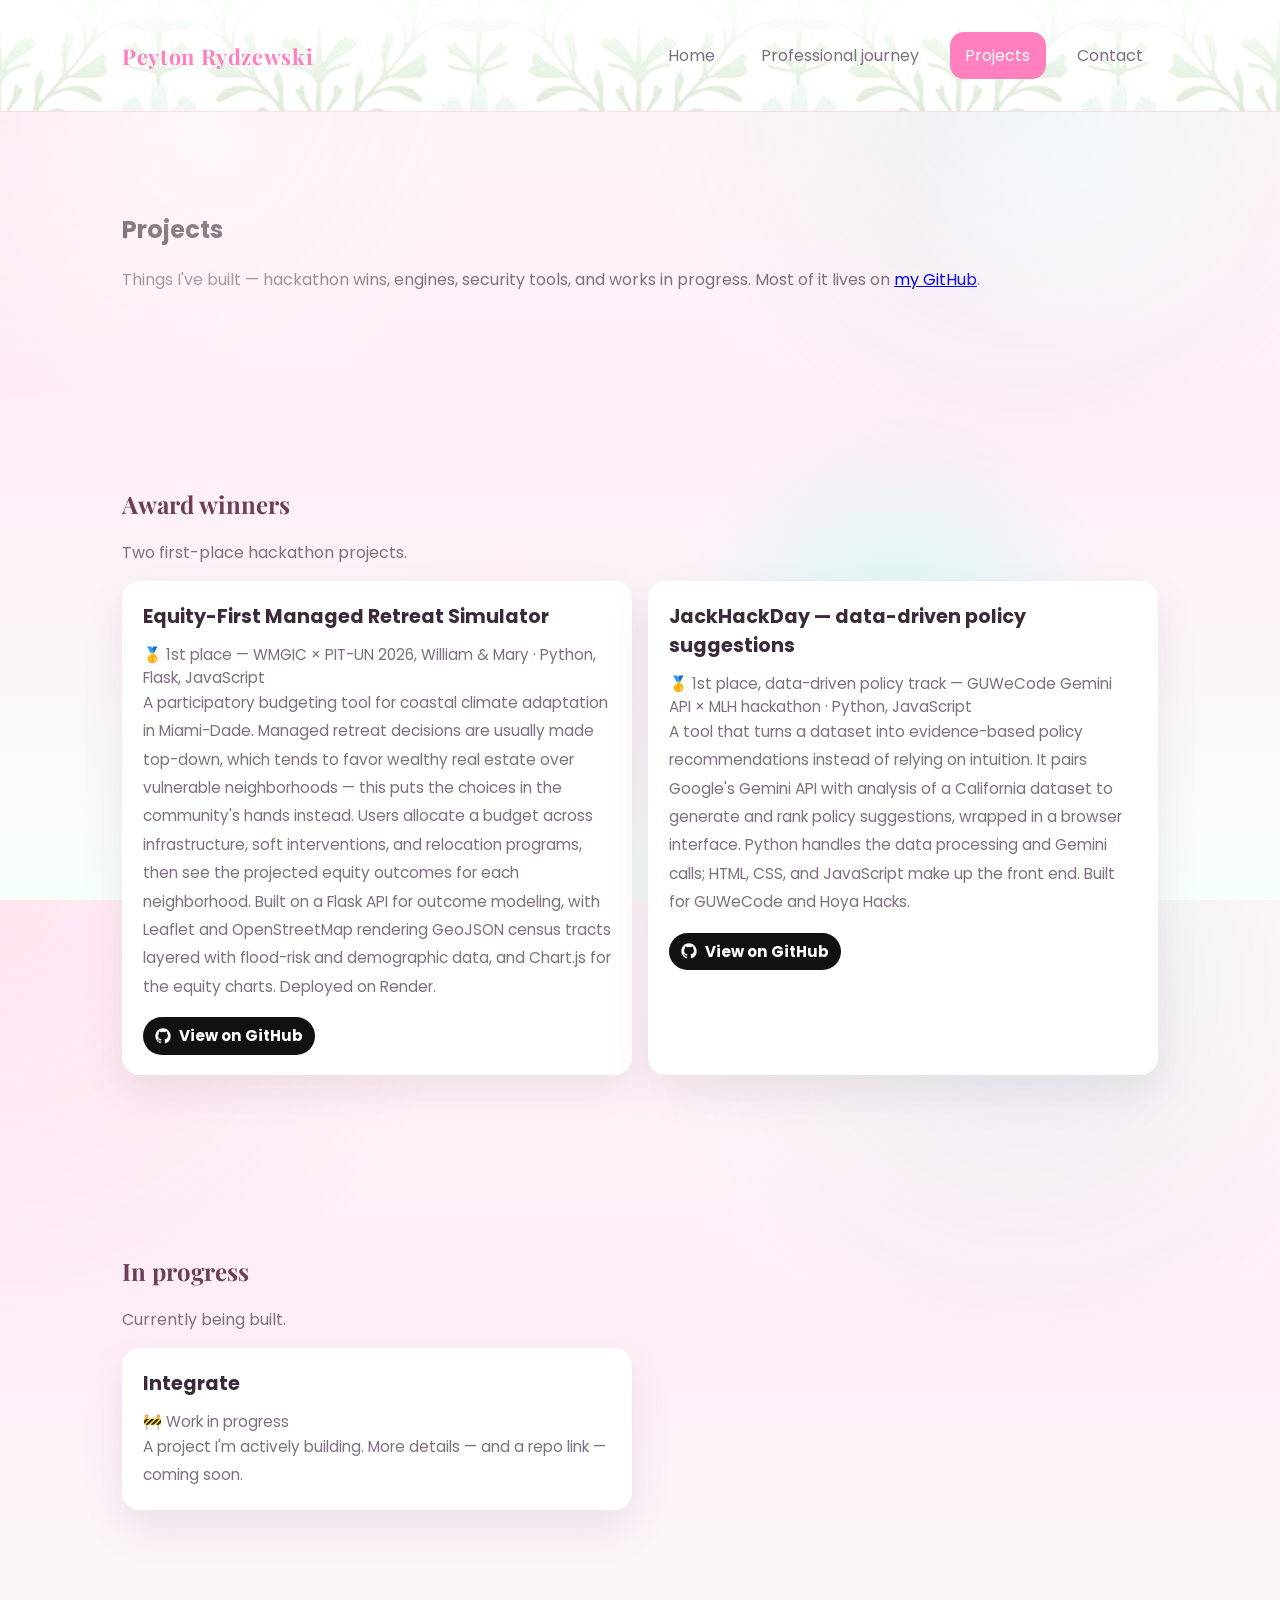
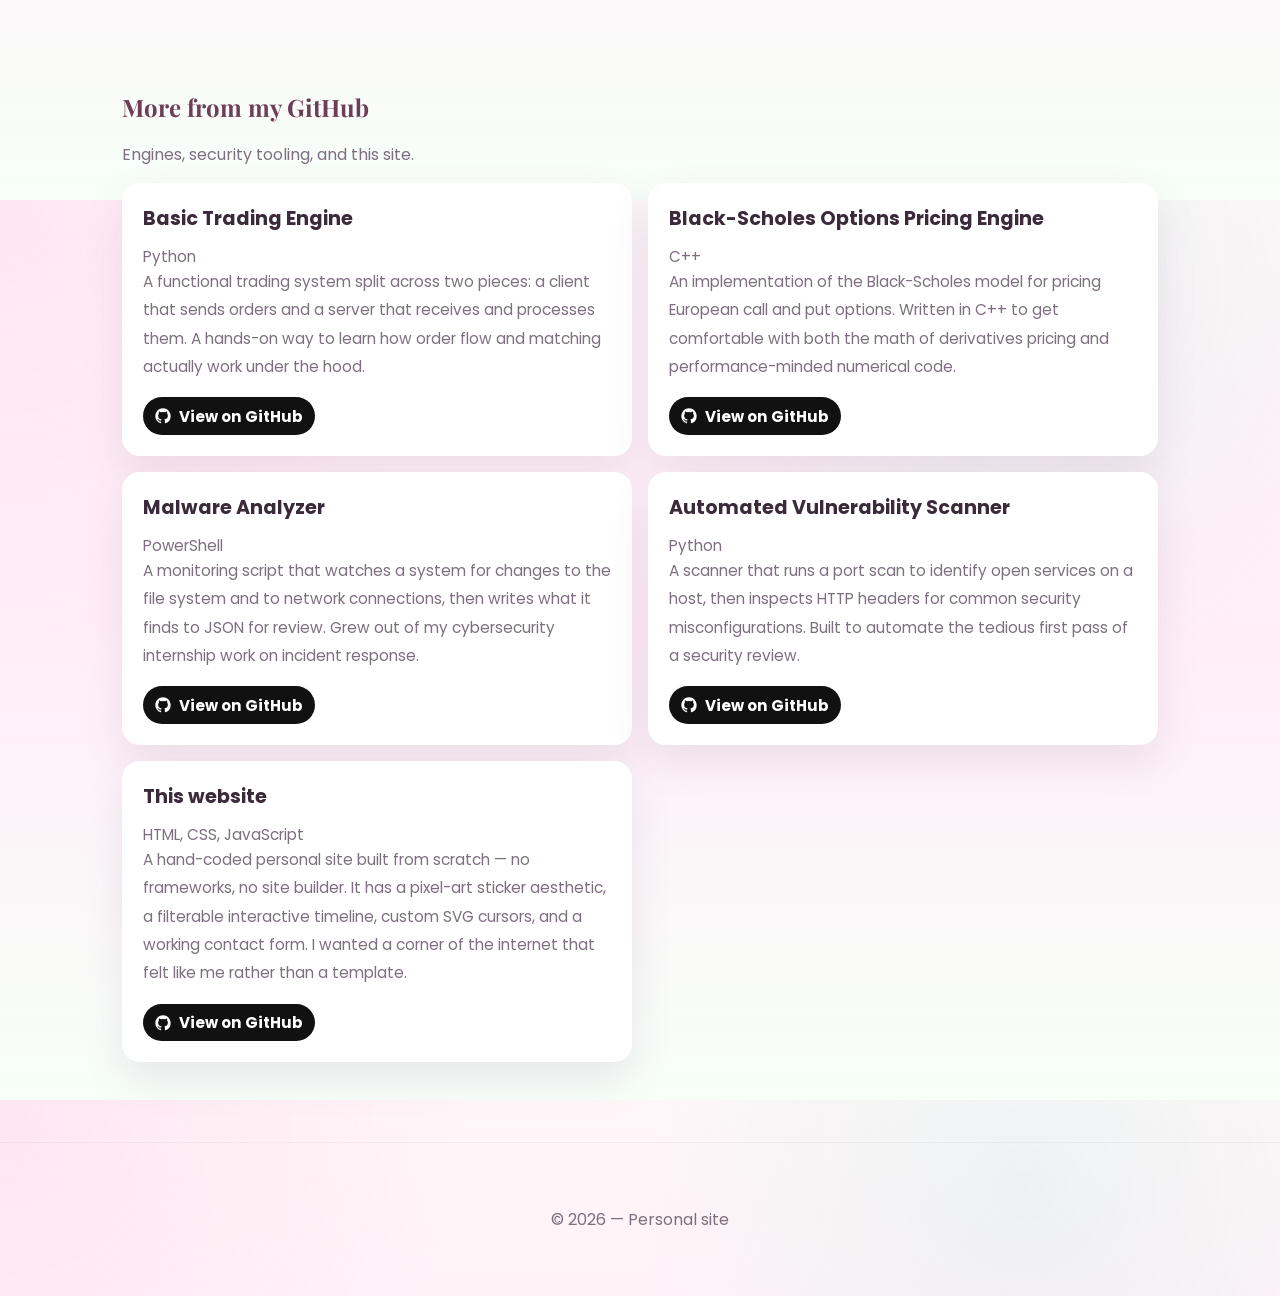
<file: projects.html>
<!doctype html>
<html lang="en">
<head>
  <meta charset="utf-8" />
  <meta name="viewport" content="width=device-width,initial-scale=1" />
  <title>Projects — Peyton Rydzewski</title>
  <link rel="preconnect" href="https://fonts.googleapis.com">
  <link rel="preconnect" href="https://fonts.gstatic.com" crossorigin>
  <link href="https://fonts.googleapis.com/css2?family=Playfair+Display:wght@600;700&family=Poppins:wght@300;400;600&display=swap" rel="stylesheet">
  <link rel="stylesheet" href="styles.css" />
</head>
<body>
  <header class="site-header">
    <div class="container header-inner">
      <a class="brand" href="./index.html">Peyton Rydzewski</a>
      <button class="nav-toggle" aria-label="Open navigation" aria-expanded="false">
        <span class="nav-icon">☰</span>
        <span class="sr-only">Open navigation</span>
      </button>
      <nav class="nav" id="site-nav">
        <a href="./index.html">Home</a>
        <a href="./professional-journey.html">Professional journey</a>
        <a href="./projects.html">Projects</a>
        <a href="./contact.html">Contact</a>
      </nav>
    </div>
  </header>

  <main>
    <section class="panel">
      <div class="container">
        <h1>Projects</h1>
        <p class="panel-sub">Things I've built — hackathon wins, engines, security tools, and works in progress. Most of it lives on <a href="https://github.com/Peypey-ryd" target="_blank" rel="noopener noreferrer">my GitHub</a>.</p>
      </div>
    </section>

    <section id="award-winners" class="panel">
      <div class="container">
        <h2>Award winners</h2>
        <p class="panel-sub">Two first-place hackathon projects.</p>
        <div class="hobbies-grid">
          <article class="hobby-card">
            <div class="card-body">
              <h3>Equity-First Managed Retreat Simulator</h3>
              <div class="media-meta">🥇 1st place — WMGIC × PIT-UN 2026, William &amp; Mary · Python, Flask, JavaScript</div>
              <p>A participatory budgeting tool for coastal climate adaptation in Miami-Dade. Managed retreat decisions are usually made top-down, which tends to favor wealthy real estate over vulnerable neighborhoods — this puts the choices in the community's hands instead. Users allocate a budget across infrastructure, soft interventions, and relocation programs, then see the projected equity outcomes for each neighborhood. Built on a Flask API for outcome modeling, with Leaflet and OpenStreetMap rendering GeoJSON census tracts layered with flood-risk and demographic data, and Chart.js for the equity charts. Deployed on Render.</p>
              <div class="hobby-actions">
                <a class="btn-inline btn-substack" href="https://github.com/dandreae/WMGIC-2026" target="_blank" rel="noopener noreferrer">
                  <svg viewBox="0 0 24 24" aria-hidden="true" focusable="false"><path d="M12 .5C5.73.5.5 5.73.5 12c0 5.08 3.29 9.39 7.86 10.91.58.11.79-.25.79-.55v-1.94c-3.2.7-3.88-1.54-3.88-1.54-.52-1.34-1.28-1.7-1.28-1.7-1.05-.71.08-.7.08-.7 1.16.08 1.77 1.19 1.77 1.19 1.03 1.77 2.71 1.26 3.37.96.1-.75.4-1.26.73-1.55-2.56-.29-5.25-1.28-5.25-5.7 0-1.26.45-2.29 1.19-3.1-.12-.29-.52-1.46.11-3.05 0 0 .96-.31 3.15 1.18a10.9 10.9 0 015.74 0c2.19-1.49 3.15-1.18 3.15-1.18.63 1.59.23 2.76.11 3.05.74.81 1.19 1.84 1.19 3.1 0 4.43-2.7 5.4-5.27 5.69.41.36.78 1.06.78 2.14v3.17c0 .31.21.67.8.55A11.51 11.51 0 0023.5 12C23.5 5.73 18.27.5 12 .5z"/></svg>
                  View on GitHub
                </a>
              </div>
            </div>
          </article>

          <article class="hobby-card">
            <div class="card-body">
              <h3>JackHackDay — data-driven policy suggestions</h3>
              <div class="media-meta">🥇 1st place, data-driven policy track — GUWeCode Gemini API × MLH hackathon · Python, JavaScript</div>
              <p>A tool that turns a dataset into evidence-based policy recommendations instead of relying on intuition. It pairs Google's Gemini API with analysis of a California dataset to generate and rank policy suggestions, wrapped in a browser interface. Python handles the data processing and Gemini calls; HTML, CSS, and JavaScript make up the front end. Built for GUWeCode and Hoya Hacks.</p>
              <div class="hobby-actions">
                <a class="btn-inline btn-substack" href="https://github.com/Peypey-ryd/JackHackDay" target="_blank" rel="noopener noreferrer">
                  <svg viewBox="0 0 24 24" aria-hidden="true" focusable="false"><path d="M12 .5C5.73.5.5 5.73.5 12c0 5.08 3.29 9.39 7.86 10.91.58.11.79-.25.79-.55v-1.94c-3.2.7-3.88-1.54-3.88-1.54-.52-1.34-1.28-1.7-1.28-1.7-1.05-.71.08-.7.08-.7 1.16.08 1.77 1.19 1.77 1.19 1.03 1.77 2.71 1.26 3.37.96.1-.75.4-1.26.73-1.55-2.56-.29-5.25-1.28-5.25-5.7 0-1.26.45-2.29 1.19-3.1-.12-.29-.52-1.46.11-3.05 0 0 .96-.31 3.15 1.18a10.9 10.9 0 015.74 0c2.19-1.49 3.15-1.18 3.15-1.18.63 1.59.23 2.76.11 3.05.74.81 1.19 1.84 1.19 3.1 0 4.43-2.7 5.4-5.27 5.69.41.36.78 1.06.78 2.14v3.17c0 .31.21.67.8.55A11.51 11.51 0 0023.5 12C23.5 5.73 18.27.5 12 .5z"/></svg>
                  View on GitHub
                </a>
              </div>
            </div>
          </article>
        </div>
      </div>
    </section>

    <section id="in-progress" class="panel">
      <div class="container">
        <h2>In progress</h2>
        <p class="panel-sub">Currently being built.</p>
        <div class="hobbies-grid">
          <article class="hobby-card">
            <div class="card-body">
              <h3>Integrate</h3>
              <div class="media-meta">🚧 Work in progress</div>
              <!-- TODO: replace this line with a real description of what Integrate does,
                   the stack, and a repo link once there's something to link to. -->
              <p>A project I'm actively building. More details — and a repo link — coming soon.</p>
            </div>
          </article>
        </div>
      </div>
    </section>

    <section id="more-projects" class="panel">
      <div class="container">
        <h2>More from my GitHub</h2>
        <p class="panel-sub">Engines, security tooling, and this site.</p>
        <div class="hobbies-grid">
          <article class="hobby-card">
            <div class="card-body">
              <h3>Basic Trading Engine</h3>
              <div class="media-meta">Python</div>
              <p>A functional trading system split across two pieces: a client that sends orders and a server that receives and processes them. A hands-on way to learn how order flow and matching actually work under the hood.</p>
              <div class="hobby-actions">
                <a class="btn-inline btn-substack" href="https://github.com/Peypey-ryd/Basic-Trading-Engine" target="_blank" rel="noopener noreferrer">
                  <svg viewBox="0 0 24 24" aria-hidden="true" focusable="false"><path d="M12 .5C5.73.5.5 5.73.5 12c0 5.08 3.29 9.39 7.86 10.91.58.11.79-.25.79-.55v-1.94c-3.2.7-3.88-1.54-3.88-1.54-.52-1.34-1.28-1.7-1.28-1.7-1.05-.71.08-.7.08-.7 1.16.08 1.77 1.19 1.77 1.19 1.03 1.77 2.71 1.26 3.37.96.1-.75.4-1.26.73-1.55-2.56-.29-5.25-1.28-5.25-5.7 0-1.26.45-2.29 1.19-3.1-.12-.29-.52-1.46.11-3.05 0 0 .96-.31 3.15 1.18a10.9 10.9 0 015.74 0c2.19-1.49 3.15-1.18 3.15-1.18.63 1.59.23 2.76.11 3.05.74.81 1.19 1.84 1.19 3.1 0 4.43-2.7 5.4-5.27 5.69.41.36.78 1.06.78 2.14v3.17c0 .31.21.67.8.55A11.51 11.51 0 0023.5 12C23.5 5.73 18.27.5 12 .5z"/></svg>
                  View on GitHub
                </a>
              </div>
            </div>
          </article>

          <article class="hobby-card">
            <div class="card-body">
              <h3>Black-Scholes Options Pricing Engine</h3>
              <div class="media-meta">C++</div>
              <p>An implementation of the Black-Scholes model for pricing European call and put options. Written in C++ to get comfortable with both the math of derivatives pricing and performance-minded numerical code.</p>
              <div class="hobby-actions">
                <a class="btn-inline btn-substack" href="https://github.com/Peypey-ryd/Black-Scholes-Options-Pricing-Engine" target="_blank" rel="noopener noreferrer">
                  <svg viewBox="0 0 24 24" aria-hidden="true" focusable="false"><path d="M12 .5C5.73.5.5 5.73.5 12c0 5.08 3.29 9.39 7.86 10.91.58.11.79-.25.79-.55v-1.94c-3.2.7-3.88-1.54-3.88-1.54-.52-1.34-1.28-1.7-1.28-1.7-1.05-.71.08-.7.08-.7 1.16.08 1.77 1.19 1.77 1.19 1.03 1.77 2.71 1.26 3.37.96.1-.75.4-1.26.73-1.55-2.56-.29-5.25-1.28-5.25-5.7 0-1.26.45-2.29 1.19-3.1-.12-.29-.52-1.46.11-3.05 0 0 .96-.31 3.15 1.18a10.9 10.9 0 015.74 0c2.19-1.49 3.15-1.18 3.15-1.18.63 1.59.23 2.76.11 3.05.74.81 1.19 1.84 1.19 3.1 0 4.43-2.7 5.4-5.27 5.69.41.36.78 1.06.78 2.14v3.17c0 .31.21.67.8.55A11.51 11.51 0 0023.5 12C23.5 5.73 18.27.5 12 .5z"/></svg>
                  View on GitHub
                </a>
              </div>
            </div>
          </article>

          <article class="hobby-card">
            <div class="card-body">
              <h3>Malware Analyzer</h3>
              <div class="media-meta">PowerShell</div>
              <p>A monitoring script that watches a system for changes to the file system and to network connections, then writes what it finds to JSON for review. Grew out of my cybersecurity internship work on incident response.</p>
              <div class="hobby-actions">
                <a class="btn-inline btn-substack" href="https://github.com/Peypey-ryd/MalwareAnalyzer" target="_blank" rel="noopener noreferrer">
                  <svg viewBox="0 0 24 24" aria-hidden="true" focusable="false"><path d="M12 .5C5.73.5.5 5.73.5 12c0 5.08 3.29 9.39 7.86 10.91.58.11.79-.25.79-.55v-1.94c-3.2.7-3.88-1.54-3.88-1.54-.52-1.34-1.28-1.7-1.28-1.7-1.05-.71.08-.7.08-.7 1.16.08 1.77 1.19 1.77 1.19 1.03 1.77 2.71 1.26 3.37.96.1-.75.4-1.26.73-1.55-2.56-.29-5.25-1.28-5.25-5.7 0-1.26.45-2.29 1.19-3.1-.12-.29-.52-1.46.11-3.05 0 0 .96-.31 3.15 1.18a10.9 10.9 0 015.74 0c2.19-1.49 3.15-1.18 3.15-1.18.63 1.59.23 2.76.11 3.05.74.81 1.19 1.84 1.19 3.1 0 4.43-2.7 5.4-5.27 5.69.41.36.78 1.06.78 2.14v3.17c0 .31.21.67.8.55A11.51 11.51 0 0023.5 12C23.5 5.73 18.27.5 12 .5z"/></svg>
                  View on GitHub
                </a>
              </div>
            </div>
          </article>

          <article class="hobby-card">
            <div class="card-body">
              <h3>Automated Vulnerability Scanner</h3>
              <div class="media-meta">Python</div>
              <p>A scanner that runs a port scan to identify open services on a host, then inspects HTTP headers for common security misconfigurations. Built to automate the tedious first pass of a security review.</p>
              <div class="hobby-actions">
                <a class="btn-inline btn-substack" href="https://github.com/Peypey-ryd/AutomatedVulnerabilityScanner" target="_blank" rel="noopener noreferrer">
                  <svg viewBox="0 0 24 24" aria-hidden="true" focusable="false"><path d="M12 .5C5.73.5.5 5.73.5 12c0 5.08 3.29 9.39 7.86 10.91.58.11.79-.25.79-.55v-1.94c-3.2.7-3.88-1.54-3.88-1.54-.52-1.34-1.28-1.7-1.28-1.7-1.05-.71.08-.7.08-.7 1.16.08 1.77 1.19 1.77 1.19 1.03 1.77 2.71 1.26 3.37.96.1-.75.4-1.26.73-1.55-2.56-.29-5.25-1.28-5.25-5.7 0-1.26.45-2.29 1.19-3.1-.12-.29-.52-1.46.11-3.05 0 0 .96-.31 3.15 1.18a10.9 10.9 0 015.74 0c2.19-1.49 3.15-1.18 3.15-1.18.63 1.59.23 2.76.11 3.05.74.81 1.19 1.84 1.19 3.1 0 4.43-2.7 5.4-5.27 5.69.41.36.78 1.06.78 2.14v3.17c0 .31.21.67.8.55A11.51 11.51 0 0023.5 12C23.5 5.73 18.27.5 12 .5z"/></svg>
                  View on GitHub
                </a>
              </div>
            </div>
          </article>

          <article class="hobby-card">
            <div class="card-body">
              <h3>This website</h3>
              <div class="media-meta">HTML, CSS, JavaScript</div>
              <p>A hand-coded personal site built from scratch — no frameworks, no site builder. It has a pixel-art sticker aesthetic, a filterable interactive timeline, custom SVG cursors, and a working contact form. I wanted a corner of the internet that felt like me rather than a template.</p>
              <div class="hobby-actions">
                <a class="btn-inline btn-substack" href="https://github.com/Peypey-ryd/personalwebsite" target="_blank" rel="noopener noreferrer">
                  <svg viewBox="0 0 24 24" aria-hidden="true" focusable="false"><path d="M12 .5C5.73.5.5 5.73.5 12c0 5.08 3.29 9.39 7.86 10.91.58.11.79-.25.79-.55v-1.94c-3.2.7-3.88-1.54-3.88-1.54-.52-1.34-1.28-1.7-1.28-1.7-1.05-.71.08-.7.08-.7 1.16.08 1.77 1.19 1.77 1.19 1.03 1.77 2.71 1.26 3.37.96.1-.75.4-1.26.73-1.55-2.56-.29-5.25-1.28-5.25-5.7 0-1.26.45-2.29 1.19-3.1-.12-.29-.52-1.46.11-3.05 0 0 .96-.31 3.15 1.18a10.9 10.9 0 015.74 0c2.19-1.49 3.15-1.18 3.15-1.18.63 1.59.23 2.76.11 3.05.74.81 1.19 1.84 1.19 3.1 0 4.43-2.7 5.4-5.27 5.69.41.36.78 1.06.78 2.14v3.17c0 .31.21.67.8.55A11.51 11.51 0 0023.5 12C23.5 5.73 18.27.5 12 .5z"/></svg>
                  View on GitHub
                </a>
              </div>
            </div>
          </article>

          <!-- Template for additional projects — copy this block and fill it in.
          <article class="hobby-card">
            <div class="card-body">
              <h3>Project name</h3>
              <div class="media-meta">Language or stack</div>
              <p>What it is, why you built it, and what you used to build it.</p>
              <div class="hobby-actions">
                <a class="btn-inline btn-substack" href="#" target="_blank" rel="noopener noreferrer">View on GitHub</a>
              </div>
            </div>
          </article>
          -->
        </div>
      </div>
    </section>
  </main>

  <footer class="site-footer">
    <div class="container">© <span id="year"></span> — Personal site</div>
  </footer>

  <script src="script.js"></script>
</body>
</html>
</file>
<file: styles.css>
:root{
  --bg:#fff8f8;
  --card:#ffffff;
  --muted:#7d6f7f;
  --accent:#ff7fbf;
  --accent-2:#73d8c8;
  --accent-3:#fff4e6;
  --glass: rgba(255,255,255,0.72);
  --radius:18px;
  --max-width:1100px;
  --transition:320ms cubic-bezier(.2,.9,.3,1);
  --shadow: 0 18px 40px rgba(124, 79, 132, 0.12);
}
*{box-sizing:border-box}
html,body{height:100%}
body{
  margin:0;
  font-family: 'Poppins', system-ui, -apple-system, 'Segoe UI', Roboto, Arial;
  background: radial-gradient(circle at top left, rgba(255, 128, 191, 0.14), transparent 30%),
              radial-gradient(circle at 80% 10%, rgba(115, 216, 200, 0.12), transparent 30%),
              linear-gradient(180deg, #fff7f9 0%, #ffeef8 50%, #f7fff9 100%);
  color:#3a2a3a;
  -webkit-font-smoothing:antialiased;
  position:relative;
  cursor: url("data:image/svg+xml;utf8,%3Csvg xmlns='http://www.w3.org/2000/svg' width='32' height='32' viewBox='0 0 32 32' shape-rendering='crispEdges'%3E%3Cpolygon points='2,2 2,26 10,18 14,22 18,18 12,12 22,12 22,2' fill='%23ff00ff' stroke='%23000000' stroke-width='1'/%3E%3C/svg%3E"), auto;
}
body::before{
  content:'';
  position:absolute;
  inset:0;
  pointer-events:none;
  background-image:
    radial-gradient(circle at 15% 15%, rgba(255,255,255,0.6) 0, transparent 22%),
    radial-gradient(circle at 85% 20%, rgba(247,255,255,0.6) 0, transparent 14%),
    radial-gradient(circle at 40% 80%, rgba(255,228,235,0.45) 0, transparent 18%),
    radial-gradient(circle at 70% 70%, rgba(178,255,239,0.45) 0, transparent 20%);
}
.site-header{backdrop-filter: blur(10px);position:sticky;top:0;z-index:40;background:transparent;border-bottom:1px solid rgba(255, 186, 214, 0.4);position:relative;overflow:hidden}
.site-header::before{content:'';position:absolute;inset:0;background-image:linear-gradient(180deg, rgba(255,255,255,0.85), rgba(255,255,255,0.5)), url('Images/Navbar/navbar.jpg');background-size:cover;background-position:center;opacity:1;pointer-events:none;filter:brightness(1.05);}
.header-inner{display:flex;align-items:center;justify-content:space-between;gap:1rem;position:relative;z-index:1}
.brand{font-weight:700;color:var(--accent);text-decoration:none;font-family:'Playfair Display',serif;font-size:1.35rem;letter-spacing:.03em}
.nav{display:flex;gap:1rem}
.nav a{color:var(--muted);text-decoration:none;padding:.7rem .95rem;border-radius:14px;transition:color var(--transition), background var(--transition)}
.nav a:hover{color:#3a2a3a;background:rgba(255, 127, 191, 0.16);cursor: url("data:image/svg+xml;utf8,%3Csvg xmlns='http://www.w3.org/2000/svg' width='32' height='32' viewBox='0 0 32 32' shape-rendering='crispEdges'%3E%3Cpolygon points='2,2 2,26 10,18 14,22 18,18 12,12 22,12 22,2' fill='%23ff00ff' stroke='%23000000' stroke-width='1'/%3E%3C/svg%3E"), auto;}
.nav a.active{color:#ffffff;background:var(--accent)}
.nav-toggle{display:none;background:transparent;border:0;color:var(--muted);font-size:1.4rem}

.container{max-width:var(--max-width);margin:0 auto;padding:2rem}

.hero{padding:6rem 0 3.5rem;position:relative;overflow:visible}
.hero::before{content:'';position:absolute;top:-40px;left:-40px;width:220px;height:220px;background:radial-gradient(circle, rgba(255,206,239,0.5) 0, transparent 52%);border-radius:50%;}
.hero::after{content:'';position:absolute;bottom:-50px;right:-30px;width:180px;height:180px;background:radial-gradient(circle, rgba(193,255,239,0.45) 0, transparent 52%);border-radius:50%;}
.hero h1{position:relative;font-size:2.6rem;margin:0 0 2rem;font-family:'Playfair Display',serif;color:#5a2f4b;line-height:1.05}
.lead{position:relative;color:var(--muted);margin-top:0;font-weight:300;max-width:700px;line-height:1.75}

.panel{padding:2.5rem 0}
.panel h2{font-family:'Playfair Display',serif;color:#6c3f56}
.panel-sub{color:var(--muted);margin-top:.25rem;margin-bottom:1rem}

.panel{padding:3rem 0}
.panel-sub{color:var(--muted);margin-top:.25rem;margin-bottom:1rem}


.hobbies-grid{display:grid;grid-template-columns:repeat(2,minmax(240px,1fr));gap:1rem}
.hobby-card{background:var(--card);border-radius:var(--radius);overflow:hidden;box-shadow:var(--shadow);transition:transform var(--transition);display:flex;flex-direction:column;}
.hobby-card img{width:100%;height:180px;object-fit:cover;display:block}
.card-body{padding:1.3rem}
.card-body h3{margin:0 0 .75rem;font-size:1.2rem}
.card-body p{margin:0;color:var(--muted);font-size:0.96rem;line-height:1.85}
.hobby-card:hover{transform:translateY(-8px)}

.media-list{list-style:none;padding:0;margin:0;display:grid;gap:1rem}
.media-item{display:flex;gap:1rem;align-items:flex-start;padding:1rem;border-radius:12px;background:linear-gradient(180deg,#fff,#fff);box-shadow:var(--shadow)}
.media-title{font-weight:700}
.media-meta{color:var(--muted);font-size:.95rem}
.media-comment{margin:.5rem 0 0;color:var(--muted)}
.media-play{margin-top:1rem}
.play-link{display:inline-flex;align-items:center;gap:.65rem;padding:.8rem 1rem;border-radius:999px;background:rgba(255,127,191,0.14);color:#5a2f4b;text-decoration:none;font-weight:600;transition:transform var(--transition),background var(--transition)}
.play-link:hover{transform:translateY(-1px);background:rgba(255,127,191,0.24)}
.play-icon{display:inline-flex;align-items:center;justify-content:center;width:28px;height:28px;border-radius:50%;background:#ff7fbf;color:#fff;font-size:0.95rem;box-shadow:0 6px 16px rgba(124,79,132,0.15)}

/* Favorite artists styles */
.favorite-artists{margin-top:1.5rem;padding:1rem;border-radius:12px;background:linear-gradient(180deg, rgba(255,255,255,0.6), rgba(255,255,255,0.56));box-shadow:var(--shadow)}
.favorite-artists{position:relative}
.artists-title{font-family:'Playfair Display',serif;font-size:1.4rem;color:#6c3f56;margin:0 0 .25rem;text-transform:none;letter-spacing:0.02em;text-shadow:0 1px 0 rgba(255,255,255,0.6),0 -1px 8px rgba(108,63,86,0.08)}
.artists-list{list-style:none;padding:0;margin:.8rem 0 0;display:grid;gap:.75rem}

/* pixel sticker above the artists panel */
.artist-sticker{position:absolute;top:-86px;right:-46px;z-index:30;pointer-events:none;transform:rotate(-12deg)}
.artist-sticker .pixel-headphones{shape-rendering:crispEdges;image-rendering:pixelated;display:block;background:transparent;border-radius:12px}
.artist-sticker::after{content:'';position:absolute;left:58%;top:18%;transform:translate(-50%,-50%) rotate(-12deg);width:56px;height:14px;background:linear-gradient(90deg, rgba(255,255,255,0.98), rgba(255,255,255,0.92));border-radius:3px;opacity:0.98;filter:blur(0.8px);box-shadow:0 6px 18px rgba(0,0,0,0.08);z-index:40}

@media (max-width:920px){
  .artist-sticker{top:-34px;right:-32px}
  .artist-sticker .pixel-headphones{width:120px;height:120px}
}

/* hero sticker */
.hero{position:relative}
.hero-sticker{position:absolute;left:-80px;top:-90px;z-index:25;pointer-events:none;width:260px;height:260px}
/* spotlight beam: narrow end pinned inside the star, widening down-right across the headline */
.hero-sticker::before{content:'';position:absolute;left:150px;top:0;width:640px;height:240px;pointer-events:none;z-index:24;mix-blend-mode:screen;transform-origin:0 50%;transform:rotate(12deg);filter:blur(12px);opacity:0.98;clip-path:polygon(0% 44%,100% 0%,100% 100%,0% 56%);background:linear-gradient(90deg, rgba(255,246,214,0.96) 0%, rgba(255,208,236,0.74) 22%, rgba(214,190,255,0.4) 55%, rgba(190,230,255,0) 100%)}
.hero-sticker .pixel-star{image-rendering:pixelated;width:260px;height:260px}
.hero-sticker-right{position:absolute;right:-60px;top:-10px;z-index:25;transform:rotate(6deg);pointer-events:none;width:140px;height:140px}
.hero-sticker-right .pixel-heart{image-rendering:pixelated;width:140px;height:140px}

/* media panel sticker */
.media-panel{position:relative}

.media-sticker{position:absolute;top:-34px;right:-34px;z-index:20;pointer-events:none;transform:rotate(-6deg)}
.media-sticker .pixel-book{image-rendering:pixelated;width:100px;height:100px}

/* align media sticker with the Media list heading baseline and make it large */
.media-heading-wrap{position:relative;display:flex;align-items:center;width:100%;margin-bottom:.25rem}
.media-heading-wrap h2{margin:0}
.media-heading-wrap .media-sticker{position:absolute;right:0;top:-150px;z-index:10003;transform:rotate(20deg);pointer-events:none}
.media-heading-wrap .pixel-books{image-rendering:pixelated;width:320px;height:320px}

/* right-side connector sticker to bridge hero and hobbies */
/* right/bottom offsets account for the empty padding around the SVG's pixels
   so the graphic sits where intended regardless of box size */
.hero-connector-right{position:absolute;right:calc(6% - 60px);bottom:-188px;z-index:10010;pointer-events:none;width:280px;height:280px}
.hero-connector-right .pixel-connector{image-rendering:pixelated;width:280px;height:280px}

/* skills sticker positioned relative to the Skills container */
.skills-sticker{position:absolute;right:-8px;top:6px;z-index:40;pointer-events:none;width:220px;height:220px;transform:rotate(6deg)}
.skills-sticker .pixel-sun{image-rendering:pixelated;width:220px;height:220px}
.skills-sticker .ribbon{transform-origin:center;animation:ribbon-wave 1400ms ease-in-out infinite}

@keyframes ribbon-wave{
  0%{transform:translateY(0) rotate(-4deg)}
  50%{transform:translateY(3px) rotate(2deg)}
  100%{transform:translateY(0) rotate(-4deg)}
}

/* sun shining keyframes and glow */
@keyframes sun-pulse{0%{transform:scale(1);opacity:0.85}50%{transform:scale(1.08);opacity:1}100%{transform:scale(1);opacity:0.85}}
@keyframes sun-rotate{0%{transform:rotate(0)}100%{transform:rotate(360deg)}}

.skills-sticker::before{content:'';position:absolute;left:50%;top:50%;transform:translate(-50%,-50%);width:460px;height:460px;border-radius:50%;background:radial-gradient(circle at 40% 35%, rgba(255,245,180,0.45) 0%, rgba(255,200,80,0.26) 24%, rgba(255,160,30,0.08) 46%, rgba(255,160,30,0) 70%);filter:blur(28px);pointer-events:none;z-index:22;opacity:1;animation:sun-pulse 3s ease-in-out infinite}
.skills-sticker .pixel-sun{filter:drop-shadow(0 20px 36px rgba(255,180,60,0.22));animation:sun-rotate 36s linear infinite}

@media (prefers-reduced-motion: reduce){
  .skills-sticker::before,.skills-sticker .pixel-sun{animation:none!important}
}

/* subtle homepage animations */
@keyframes floatY { 0% { transform: translateY(0); } 50% { transform: translateY(-6px); } 100% { transform: translateY(0); } }
@keyframes bob { 0%{transform:translateY(0) rotate(0)}50%{transform:translateY(-4px) rotate(-1deg)}100%{transform:translateY(0) rotate(0)} }
@keyframes pop { 0%{transform:scale(.98);opacity:0}60%{transform:scale(1.02);opacity:1}100%{transform:scale(1);opacity:1} }
@keyframes shimmer-slow{0%{opacity:.85}50%{opacity:1}100%{opacity:.85}}

/* apply animations */
/* star, connector, and book stickers are statically positioned so their
   transforms (spotlight beam, offsets) aren't overridden by keyframes */
.hero-sticker-right{animation: floatY 5.5s ease-in-out infinite;}
.artist-sticker{animation: floatY 6.6s ease-in-out infinite;}
.skills-sticker{animation: bob 6.2s ease-in-out infinite;}
.hobby-card{animation: pop 900ms cubic-bezier(.2,.9,.3,1) both;}
.media-item{animation: pop 900ms cubic-bezier(.2,.9,.3,1) both;}
.artist-photo{transition:transform 900ms cubic-bezier(.2,.9,.3,1),filter 900ms;}
.artist-photo-wrap::before{animation:shimmer-slow 2.4s linear infinite}
.skill{animation:pop 700ms cubic-bezier(.2,.9,.3,1) both}
.hero h1,.hero p{animation:pop 900ms ease both}

/* stagger children for nicer entrance */
.hobbies-grid .hobby-card:nth-child(1){animation-delay:120ms}
.hobbies-grid .hobby-card:nth-child(2){animation-delay:240ms}
.hobbies-grid .hobby-card:nth-child(3){animation-delay:360ms}
.hobbies-grid .hobby-card:nth-child(4){animation-delay:480ms}
.media-list .media-item:nth-child(1){animation-delay:140ms}
.media-list .media-item:nth-child(2){animation-delay:260ms}
.artists-list .artist-card:nth-child(1){animation-delay:160ms}
.artists-list .artist-card:nth-child(2){animation-delay:280ms}

@media (prefers-reduced-motion: reduce){
  .hero-sticker,.hero-sticker-right,.hero-connector-right,.artist-sticker,.media-sticker,.skills-sticker,.hobby-card,.media-item,.artist-photo-wrap::before,.skill,.hero h1,.hero p{animation:none!important;transition:none!important}
}

/* ensure Skills sticker is positioned relative to the Skills container */
#skills .container{position:relative}

@media (max-width:720px){
  .hero-sticker{left:-18px;top:-12px;width:64px;height:64px}
  .hero-sticker .pixel-star{width:64px;height:64px}
  /* keep the beam attached to the smaller star */
  .hero-sticker::before{left:38px;top:-34px;width:300px;height:120px}
  .media-sticker{top:-18px;right:-12px}
  .hero-connector-right{right:6%;bottom:-120px;width:210px;height:210px}
  .hero-connector-right .pixel-connector{width:210px;height:210px}
  .media-heading-wrap .pixel-books{width:160px;height:160px}
  .skills-sticker{right:6px;top:6px;width:120px;height:120px}
  .skills-sticker .pixel-sun{width:120px;height:120px}
}

@media (max-width:720px){
  .artist-sticker{width:84px;height:84px;top:-22px;right:-18px}
  .artist-sticker .pixel-headphones{width:84px;height:84px}
}
.artist-card{display:flex;gap:1rem;align-items:flex-start}
.artist-card{display:flex;gap:.6rem;align-items:stretch}
.artist-photo-wrap{position:relative;width:96px;flex:0 0 96px;border-radius:10px;overflow:hidden;perspective:800px}
.artist-photo{width:100%;height:100%;object-fit:cover;display:block;transform-style:preserve-3d;backface-visibility:hidden;transition:transform 1400ms cubic-bezier(.2,.9,.3,1);transform-origin:center}
/* sparkle overlay (repeating small radial dots) */
.artist-photo-wrap::before{content:'';position:absolute;inset:0;pointer-events:none;background-image:repeating-radial-gradient(circle at 20% 20%, rgba(255,255,255,0.95) 0 1px, rgba(255,255,255,0) 1.5px 5px);background-size:8px 8px;mix-blend-mode:screen;opacity:0;transform:translateX(-100%)}
.artist-photo-wrap:hover::before{animation:sparkle 1400ms linear forwards;opacity:1}
.artist-photo-wrap::after{content:'';position:absolute;left:50%;bottom:-6px;transform:translateX(-50%);width:150%;height:40px;border-radius:50%;background:radial-gradient(closest-side, rgba(255,223,120,0.88), rgba(255,223,120,0.18));filter:blur(14px) saturate(1.08);mix-blend-mode:screen;opacity:0;transition:opacity 260ms ease}
.artist-photo-wrap:hover::after{opacity:1}
.artist-photo-wrap:hover .artist-photo{animation:flipY 1400ms cubic-bezier(.2,.9,.3,1) both;filter:brightness(1.08) saturate(1.05)}

@keyframes sparkle{
  0%{background-position:0 0;opacity:0}
  10%{opacity:1}
  100%{background-position:200% 0;opacity:0}
}

@keyframes flipY{
  0%{transform:rotateY(0deg)}
  100%{transform:rotateY(360deg)}
}
.artist-body{flex:1}
.artist-name{font-weight:700;color:#3a2a3a}
.artist-genre{color:var(--muted);font-size:.95rem;margin:.15rem 0}
.artist-best-label{display:block;margin-top:.35rem;font-size:.93rem;color:var(--muted)}
.artist-best{display:block;width:100%;padding:.35rem .5rem;border-radius:8px;border:1px solid rgba(122,107,127,0.08);margin-top:.25rem;font-family: 'Poppins', system-ui, -apple-system, 'Segoe UI', Roboto, Arial;font-size:.93rem;color:#4a2f3a}
.artist-best.static{background:linear-gradient(180deg, rgba(255,127,191,0.12), rgba(255,127,191,0.06));border:0;color:var(--muted);cursor:default;user-select:text}

@media (min-width:900px){
  .artists-list{grid-template-columns:repeat(2,1fr)}
}

/* Contact form */
.contact-form{max-width:680px;background:linear-gradient(180deg,#fff,#fff);padding:1.25rem;border-radius:14px;box-shadow:var(--shadow)}
.contact-form label{display:block;margin-bottom:0.8rem;color:var(--muted);font-weight:600}
.contact-form input,.contact-form textarea{width:100%;padding:.65rem .75rem;border:1px solid rgba(122,107,127,0.12);border-radius:10px;margin-top:.35rem;font-size:0.95rem}
.form-actions{display:flex;gap:.75rem;align-items:center;margin-top:1rem}
.btn{background:var(--accent);color:#fff;padding:.6rem .9rem;border-radius:999px;border:0;font-weight:700;cursor:pointer;box-shadow:0 8px 20px rgba(124,79,132,0.12)}
.btn:hover{transform:translateY(-2px)}
.btn-linkedin{display:inline-flex;align-items:center;gap:.5rem;padding:.6rem .9rem;border-radius:999px;background:linear-gradient(90deg,#e8f6ff,#f3fbff);color:#0a66c2;text-decoration:none;border:1px solid rgba(10,102,194,0.06)}
.btn-linkedin svg{display:block}
.form-note{color:var(--muted);margin-top:1rem}

/* Hobby action buttons (amazon, substack) */
.hobby-actions{margin-top:1rem;display:flex;gap:.6rem;flex-wrap:wrap}
.btn-inline{display:inline-flex;align-items:center;gap:.5rem;padding:.45rem .75rem;border-radius:999px;text-decoration:none;font-weight:700;font-size:0.95rem}
.btn-inline svg{width:16px;height:16px;flex:0 0 16px;fill:currentColor}
.btn-amazon{background:#ff9900;color:#fff}
.btn-substack{background:#111;color:#fff}

.skills-grid{display:grid;grid-template-columns:repeat(auto-fit,minmax(220px,1fr));gap:.75rem}
.skill{display:flex;align-items:center;gap:.6rem;padding:.7rem 1rem;border-radius:12px;background:linear-gradient(180deg,#fff,#fff);box-shadow:var(--shadow);font-weight:600;color:#4a2f3a}
.skill .icon{width:20px;height:20px;fill:var(--accent);flex:0 0 20px}
.skill .briefcase{fill:#9b8aa0}
.icon.handshake{fill:#9dbf9b}
.icon.chat{fill:#9dbf9b}

.site-footer{padding:2rem 0;text-align:center;color:var(--muted);border-top:1px solid rgba(0,0,0,0.04)}

/* Timeline styles */
.timeline-panel{padding-bottom:4rem}
.timeline{list-style:none;margin:1.25rem 0 0;padding:0;display:grid;gap:1.25rem}
.timeline-item{display:flex;align-items:flex-start;gap:1rem}
.timeline-dot{width:12px;height:12px;border-radius:50%;background:var(--accent);flex:0 0 12px;margin-top:6px}
.timeline-card{background:var(--card);padding:1rem;border-radius:12px;box-shadow:var(--shadow);flex:1}
.timeline-header{display:flex;justify-content:space-between;align-items:start;gap:1rem}
.timeline-meta{color:var(--muted);font-size:.9rem}
.timeline-excerpt{margin:.5rem 0;color:var(--muted)}
.timeline-toggle{background:transparent;border:0;color:var(--accent);font-weight:700;cursor:pointer;padding:0;margin-top:.5rem}
.timeline-details{margin-top:.6rem;color:var(--muted);line-height:1.6}

@media (min-width:960px){
  .timeline{grid-auto-flow:row}
  .timeline-item{align-items:flex-start}
}

@media (max-width:720px){
  .timeline-item{flex-direction:row}
  .timeline-dot{margin-top:8px}
}

@media (max-width:920px){
  .hobbies-grid{grid-template-columns:repeat(2,1fr);gap:1rem}
}

@media (max-width:720px){
  /* allow the mobile dropdown nav to extend beyond the header */
  .site-header{overflow:visible}
  .hobbies-grid{grid-template-columns:1fr}
  .nav{position:absolute;right:1rem;top:64px;background:#ffffff;padding:.75rem;border-radius:10px;flex-direction:column;display:none;min-width:220px;box-shadow:0 10px 24px rgba(122,107,129,0.12);z-index:70}
  .nav.open{display:flex}
  .nav a{display:block;color:#3a2a3a;padding:.6rem .9rem;border-radius:8px;font-weight:600}
  .nav a:hover{background:rgba(255,127,191,0.12)}
  .nav-toggle{display:block;position:relative;z-index:80;padding:.45rem .6rem;border-radius:8px;cursor:pointer;background:transparent}
  /* visually-hidden for screen readers */
  .sr-only{position:absolute;left:-10000px;top:auto;width:1px;height:1px;overflow:hidden}
  .nav-toggle{min-width:44px;min-height:44px;display:inline-flex;align-items:center;justify-content:center}
  .nav-toggle:focus{outline:2px solid rgba(110,231,183,0.18);outline-offset:3px}
  .container{padding:1rem}
  .hero h1{font-size:1.4rem}
}

/* subtle focus styles */
a:focus{outline:2px solid rgba(110,231,183,0.12);outline-offset:3px}
</file>
